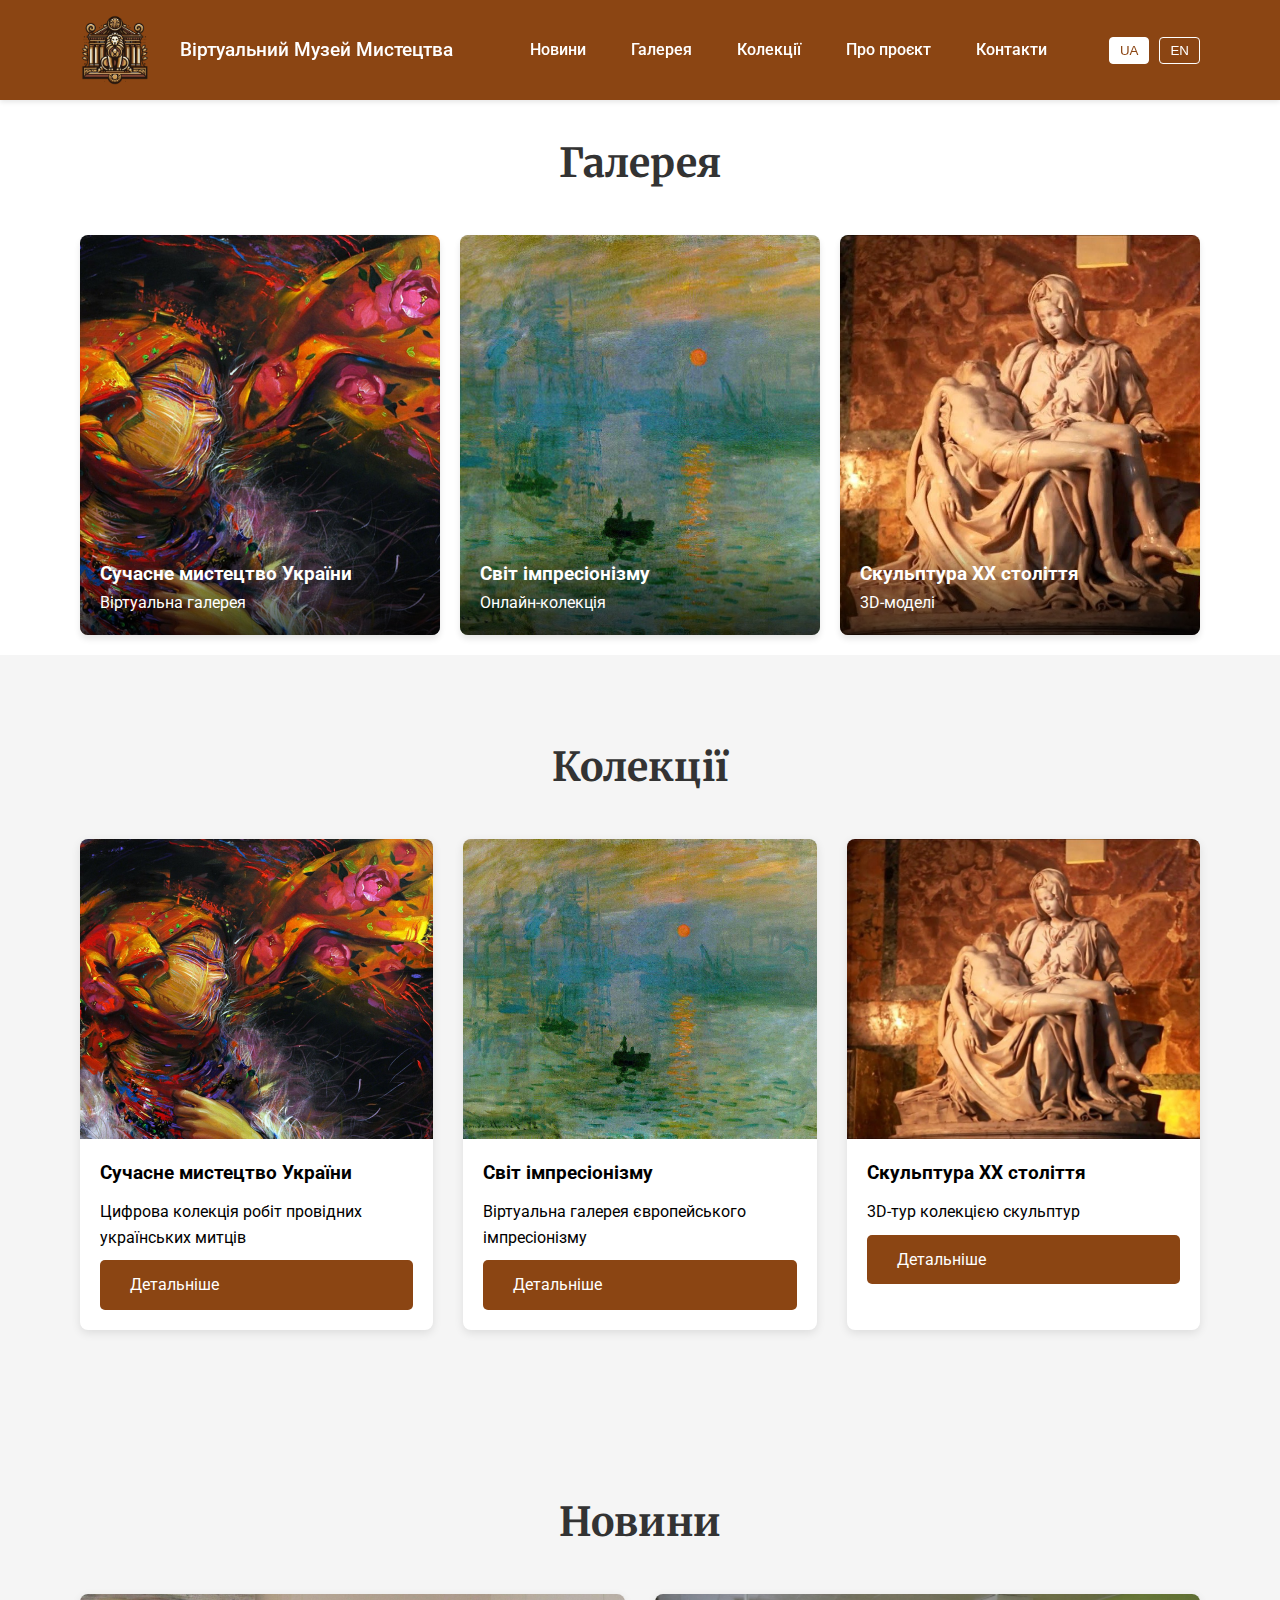
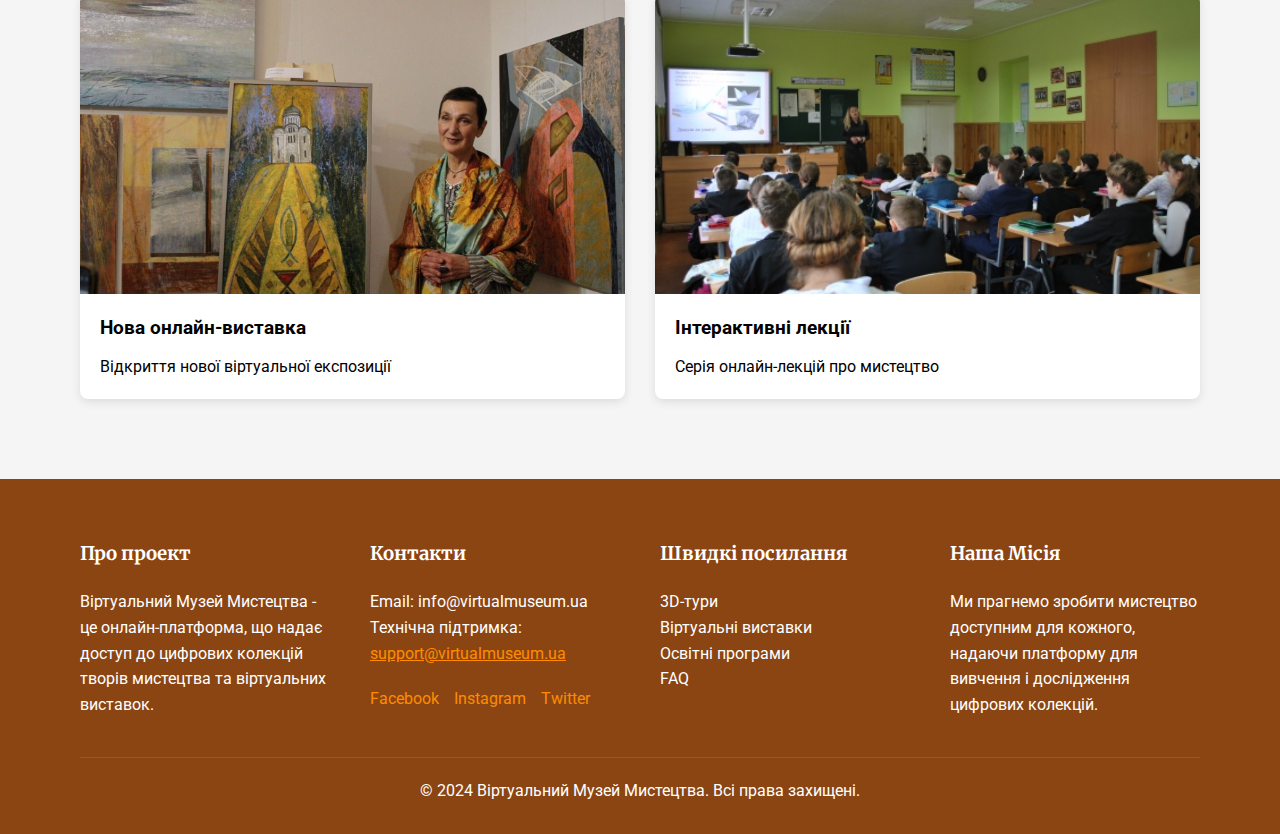
<file: index.html>
<!DOCTYPE html>
<html lang="uk">
<head>
    <meta charset="UTF-8">
    <meta name="viewport" content="width=device-width, initial-scale=1.0">
    <title data-uk="Віртуальний Музей Мистецтва" data-en="Virtual Art Museum">Віртуальний Музей Мистецтва</title>
    <link rel="icon" type="image/png" href="images/logo.png">
    <link href="https://fonts.googleapis.com/css2?family=Roboto:wght@300;400;500;700&family=Merriweather:wght@400;700&display=swap" rel="stylesheet">
    <link rel="stylesheet" href="css/style.css">
</head>
<body>
    <header class="header">
        <div class="header-main">
            <div class="container">
                <nav class="nav-menu">
                    <div class="logo-container"><div class="nav-links">
                        <img src="images/logo.png" alt="Логотип музею" class="logo-image">
                        <a href="index.html" class="logo-text" data-uk="Віртуальний Музей Мистецтва" data-en="Virtual Art Museum">Віртуальний Музей Мистецтва</a>
                    </div></div>
                    <div class="nav-links">
                        <a href="4news.html" data-uk="Новини" data-en="News">Новини</a>
                        <a href="5gallery.html" data-uk="Галерея" data-en="Gallery">Галерея</a>
                        <a href="2exhibitions.html" data-uk="Колекції" data-en="Collections">Колекції</a>
                        <a href="1about.html" data-uk="Про проєкт" data-en="About">Про проєкт</a>
                        <a href="3contacts.html" data-uk="Контакти" data-en="Contacts">Контакти</a>
                    </div>
                    <div class="language-switcher">
                        <button onclick="switchLanguage('uk')" class="active">UA</button>
                        <button onclick="switchLanguage('en')">EN</button>
                    </div>
                </nav>
            </div>
        </div>
    </header>
    
    <br><br>
    
    <section class="main-slider">
        <div class="container">
            <h2 class="section-title" data-uk="Галерея" data-en="Gallery">Галерея</h2>
            <div class="slider-grid">
                <div class="slider-item">
                    <img src="images/collections/1.1.png" alt="Зображення/Image 1">
                    <div class="slider-caption">
                        <h3 data-uk="Сучасне мистецтво України" data-en="Contemporary Ukrainian Art">Сучасне мистецтво України</h3>
                        <p data-uk="Віртуальна галерея" data-en="Virtual Gallery">Віртуальна галерея</p>
                    </div>
                </div>
                <div class="slider-item">
                    <img src="images/collections/1.2.jpg" alt="Зображення/Image 2">
                    <div class="slider-caption">
                        <h3 data-uk="Світ імпресіонізму" data-en="World of Impressionism">Світ імпресіонізму</h3>
                        <p data-uk="Онлайн-колекція" data-en="Online Collection">Онлайн-колекція</p>
                    </div>
                </div>
                <div class="slider-item">
                    <img src="images/collections/1.3.jpg" alt="Зображення/Image 3">
                    <div class="slider-caption">
                        <h3 data-uk="Скульптура XX століття" data-en="Sculpture of the 20th Century">Скульптура XX століття</h3>
                        <p data-uk="3D-моделі" data-en="3D Models">3D-моделі</p>
                    </div>
                </div>
            </div>
        </div>
    </section>

    <section class="featured-exhibitions" id="2">
        <div class="container">
            <h2 class="section-title" data-uk="Колекції" data-en="Collections">Колекції</h2>
            <div class="exhibitions-grid">
                
                <div class="exhibition-card" 
                 onclick="showDetails(
                     getTranslation('Сучасне мистецтво України', 'Contemporary Ukrainian Art'), 
                     getTranslation('Цифрова колекція робіт провідних українських митців забезпечує доступ до оцифрованих творів мистецтва, зберігаючи культурну спадщину та популяризуючи українське мистецтво в глобальному контексті.', 'The digital collection of works by leading Ukrainian artists provides access to digitized works of art, preserving cultural heritage and popularizing Ukrainian art in a global context.')
                 )">
                    <img src="images/collections/1.1.png" alt="Колекція/Colection 1">
                    <div class="card-content">
                        <h3 data-uk="Сучасне мистецтво України" data-en="Contemporary Ukrainian Art">Сучасне мистецтво України</h3>
                        <p data-uk="Цифрова колекція робіт провідних українських митців" data-en="Digital collection of works by leading Ukrainian artists">Цифрова колекція робіт провідних українських митців</p>
                        <a href="#2" class="btn" data-uk="Детальніше" data-en="Learn More">Детальніше</a>
                    </div>
                </div>
                
                <div class="exhibition-card" 
                 onclick="showDetails(
                     getTranslation('Світ імпресіонізму', 'World of Impressionism'), 
                     getTranslation('Віртуальна галерея європейського імпресіонізму дозволяє досліджувати твори видатних митців через онлайн-платформу.', 'The virtual gallery of European Impressionism allows you to explore the works of prominent artists through an online platform.')
                 )">
                    <img src="images/collections/1.2.jpg" alt="Колекція/Colection 2">
                    <div class="card-content">
                        <h3 data-uk="Світ імпресіонізму" data-en="World of Impressionism">Світ імпресіонізму</h3>
                        <p data-uk="Віртуальна галерея європейського імпресіонізму" data-en="Virtual gallery of European impressionism">Віртуальна галерея європейського імпресіонізму</p>
                        <a href="#2" class="btn" data-uk="Детальніше" data-en="Learn More">Детальніше</a>
                    </div>
                </div>
                
                <div class="exhibition-card" 
                 onclick="showDetails(
                     getTranslation('Скульптура XX століття', 'Sculpture of the 20th Century'), 
                     getTranslation('3D-тур колекцією скульптур дає змогу оглядати мистецькі обʼєкти в тривимірному просторі, занурюючи користувача у віртуальний досвід.', 'The 3D tour of the sculpture collection allows you to explore art objects in three-dimensional space, immersing the user in a virtual experience.')
                 )">
                    <img src="images/collections/1.3.jpg" alt="Колекція/Colection 3">
                    <div class="card-content">
                        <h3 data-uk="Скульптура XX століття" data-en="Sculpture of the 20th Century">Скульптура XX століття</h3>
                        <p data-uk="3D-тур колекцією скульптур" data-en="3D tour of sculpture collection">3D-тур колекцією скульптур</p>
                        <a href="#2" class="btn" data-uk="Детальніше" data-en="Learn More">Детальніше</a>
                    </div>
                </div>                
            </div>
        </div>
    </section>

    <section class="news-events">
        <div class="container">
            <h2 class="section-title" data-uk="Новини" data-en="News">Новини</h2>
            <div class="exhibitions-grid">
                <div class="exhibition-card">
                    <img src="images/news/1.1.jpg" alt="Новина/News 1">
                    <div class="card-content">
                        <h3 data-uk="Нова онлайн-виставка" data-en="New Online Exhibition">Нова онлайн-виставка</h3>
                        <p data-uk="Відкриття нової віртуальної експозиції" data-en="Launch of a new virtual exposition">Відкриття нової віртуальної експозиції</p>
                    </div>
                </div>
                <div class="exhibition-card">
                    <img src="images/news/1.2.jpg" alt="Новина/News 2">
                    <div class="card-content">
                        <h3 data-uk="Інтерактивні лекції" data-en="Interactive Lectures">Інтерактивні лекції</h3>
                        <p data-uk="Серія онлайн-лекцій про мистецтво" data-en="Series of online art lectures">Серія онлайн-лекцій про мистецтво</p>
                    </div>
                </div>
            </div>
        </div>
    </section>
    
    <div class="news-details-overlay" id="newsDetails">
        <div class="news-details-box">
            <button class="close-btn" onclick="closeDetails()">×</button>
            <h3 id="detailsTitle"></h3>
            <p id="detailsDescription"></p>
        </div>
    </div>

    <footer class="footer">
        <div class="container">
            <div class="footer-grid">
                <div class="footer-content">
                    <h3 data-uk="Про проект" data-en="About Project">Про проект</h3>
                    <p data-uk="Віртуальний Музей Мистецтва - це онлайн-платформа, що надає доступ до цифрових колекцій творів мистецтва та віртуальних виставок." data-en="Virtual Art Museum is an online platform that provides access to digital art collections and virtual exhibitions.">Віртуальний Музей Мистецтва - це онлайн-платформа, що надає доступ до цифрових колекцій творів мистецтва та віртуальних виставок.</p>
                </div>
                <div class="footer-content">
                    <h3 data-uk="Контакти" data-en="Contacts">Контакти</h3>
                    <p data-uk="Email: info@virtualmuseum.ua" data-en="Email: info@virtualmuseum.ua">Email: info@virtualmuseum.ua</p>
                    <p data-uk="Технічна підтримка: support@virtualmuseum.ua" data-en="Technical Support: support@virtualmuseum.ua">Технічна підтримка: <a href="https://www.google.com">support@virtualmuseum.ua</a></p>
                    <div class="social-links">
                        <a href="https://www.facebook.com" data-uk="Facebook" data-en="Facebook">Facebook</a>
                        <a href="https://www.instagram.com" data-uk="Instagram" data-en="Instagram">Instagram</a>
                        <a href="https://twitter.com" data-uk="Twitter" data-en="Twitter">Twitter</a>
                    </div>
                </div>
                <div class="footer-content">
                    <h3 data-uk="Швидкі посилання" data-en="Quick Links">Швидкі посилання</h3>
                    <p data-uk="3D-тури" data-en="3D Tours">3D-тури</p>
                    <p data-uk="Віртуальні виставки" data-en="Virtual Exhibitions">Віртуальні виставки</p>
                    <p data-uk="Освітні програми" data-en="Educational Programs">Освітні програми</p>
                    <p data-uk="FAQ" data-en="FAQ">FAQ</p>
                </div>
                <div class="footer-content">
                    <h3 data-uk="Наша Місія" data-en="Our Mission">Наша Місія</h3>
                    <p data-uk="Ми прагнемо зробити мистецтво доступним для кожного, надаючи платформу для вивчення і дослідження цифрових колекцій." data-en="We strive to make art accessible to everyone, providing a platform for exploring and experiencing digital collections.">Ми прагнемо зробити мистецтво доступним для кожного, надаючи платформу для вивчення і дослідження цифрових колекцій.</p>
                </div>
            </div>
            <div class="footer-bottom">
                <p data-uk="© 2024 Віртуальний Музей Мистецтва. Всі права захищені." data-en="© 2024 Virtual Art Museum. All rights reserved.">© 2024 Віртуальний Музей Мистецтва. Всі права захищені.</p>
            </div>
        </div>
    </footer>
    <script src="js/main.js"></script>
</body>
</html>
</file>
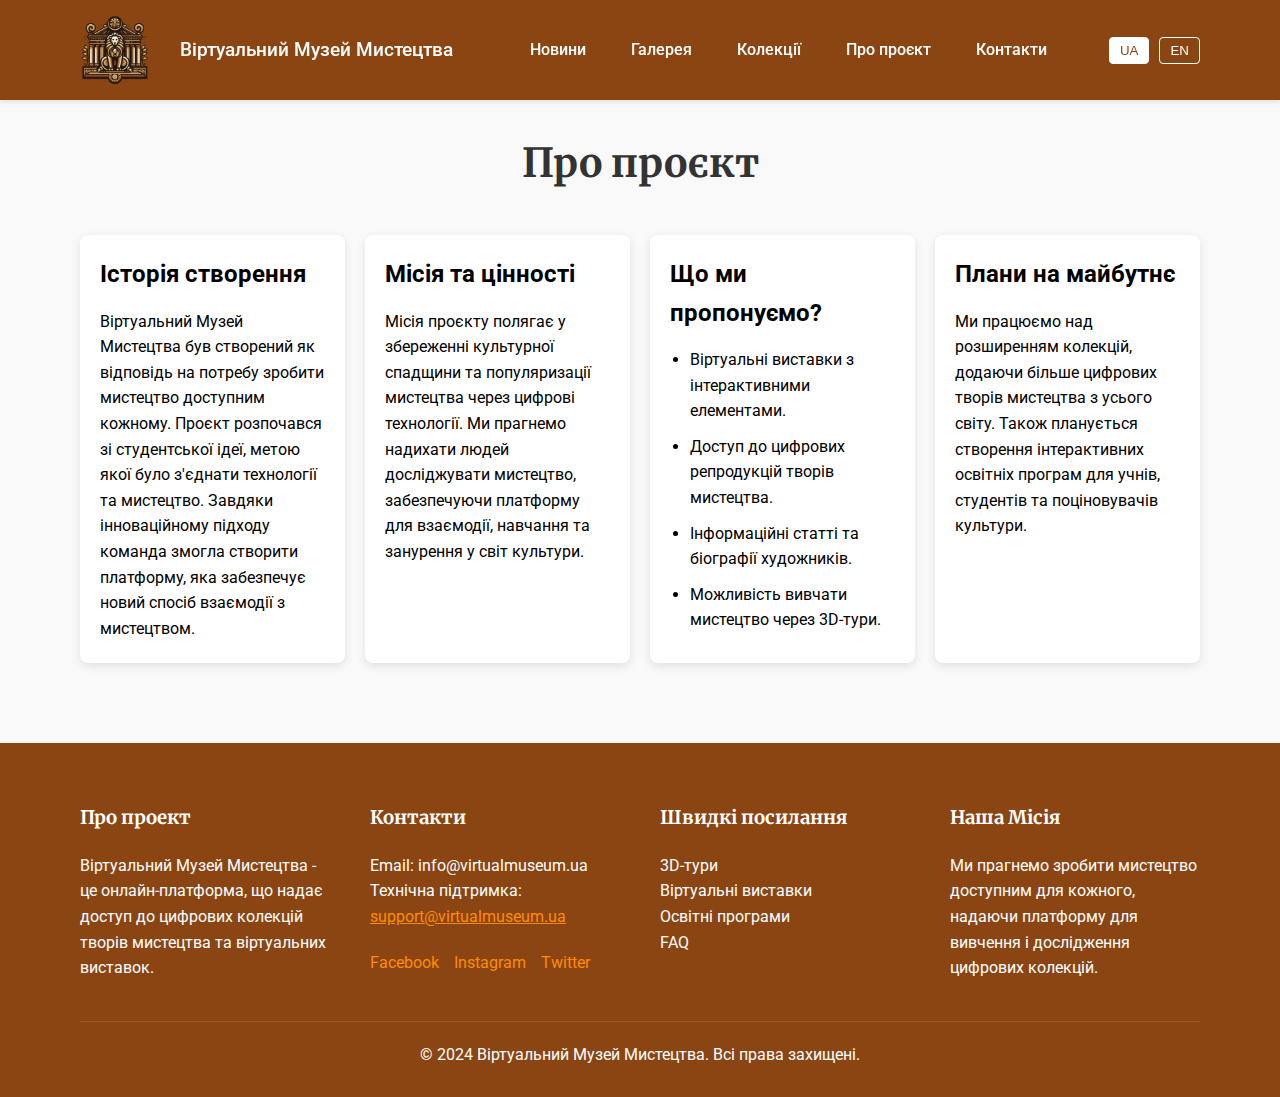
<file: 1about.html>
<!DOCTYPE html>
<html lang="uk">
<head>
    <meta charset="UTF-8">
    <meta name="viewport" content="width=device-width, initial-scale=1.0">
    <title data-uk="Про проєкт - Віртуальний Музей Мистецтва" data-en="About - Virtual Art Museum">Про проєкт - Віртуальний Музей Мистецтва</title>
    <link rel="icon" type="image/png" href="images/logo.png">
    <link href="https://fonts.googleapis.com/css2?family=Roboto:wght@300;400;500;700&family=Merriweather:wght@400;700&display=swap" rel="stylesheet">
    <link rel="stylesheet" href="css/style.css">
</head>
<body>
    <header class="header">
        <div class="header-main">
            <div class="container">
                <nav class="nav-menu">
                    <div class="logo-container"><div class="nav-links">
                        <img src="images/logo.png" alt="Логотип музею" class="logo-image">
                        <a href="index.html" class="logo-text" data-uk="Віртуальний Музей Мистецтва" data-en="Virtual Art Museum">Віртуальний Музей Мистецтва</a>
                    </div></div>
                    <div class="nav-links">
                        <a href="4news.html" data-uk="Новини" data-en="News">Новини</a>
                        <a href="5gallery.html" data-uk="Галерея" data-en="Gallery">Галерея</a>
                        <a href="2exhibitions.html" data-uk="Колекції" data-en="Collections">Колекції</a>
                        <a href="1about.html" data-uk="Про проєкт" data-en="About">Про проєкт</a>
                        <a href="3contacts.html" data-uk="Контакти" data-en="Contacts">Контакти</a>
                    </div>
                    <div class="language-switcher">
                        <button onclick="switchLanguage('uk')" class="active">UA</button>
                        <button onclick="switchLanguage('en')">EN</button>
                    </div>
                </nav>
            </div>
        </div>
    </header>
    
    <br><br>
    
    <section class="about">
        <div class="container">
            <h2 class="section-title" data-uk="Про проєкт" data-en="About">Про проєкт</h2>
            <div class="about-grid">
                <!-- Картка 1 -->
                <div class="about-card">
                    <h3 data-uk="Історія створення" data-en="History of Creation">Історія створення</h3>
                    <p data-uk="Віртуальний Музей Мистецтва був створений як відповідь на потребу зробити мистецтво доступним кожному. Проєкт розпочався зі студентської ідеї, метою якої було з'єднати технології та мистецтво. Завдяки інноваційному підходу команда змогла створити платформу, яка забезпечує новий спосіб взаємодії з мистецтвом." 
                        data-en="The Virtual Art Museum was created in response to the need to make art accessible to everyone. The project began as a student idea, aiming to bridge technology and art. Thanks to an innovative approach, the team developed a platform that provides a new way to interact with art.">
                        Віртуальний Музей Мистецтва був створений як відповідь на потребу зробити мистецтво доступним кожному. Проєкт розпочався зі студентської ідеї, метою якої було з'єднати технології та мистецтво. Завдяки інноваційному підходу команда змогла створити платформу, яка забезпечує новий спосіб взаємодії з мистецтвом.
                    </p>
                </div>
                <!-- Картка 2 -->
                <div class="about-card">
                    <h3 data-uk="Місія та цінності" data-en="Mission and Values">Місія та цінності</h3>
                    <p data-uk="Місія проєкту полягає у збереженні культурної спадщини та популяризації мистецтва через цифрові технології. Ми прагнемо надихати людей досліджувати мистецтво, забезпечуючи платформу для взаємодії, навчання та занурення у світ культури." 
                        data-en="The mission of the project is to preserve cultural heritage and promote art through digital technologies. We strive to inspire people to explore art by providing a platform for interaction, education, and immersion into the world of culture.">
                        Місія проєкту полягає у збереженні культурної спадщини та популяризації мистецтва через цифрові технології. Ми прагнемо надихати людей досліджувати мистецтво, забезпечуючи платформу для взаємодії, навчання та занурення у світ культури.
                    </p>
                </div>
                <!-- Картка 3 -->
                <div class="about-card">
                    <h3 data-uk="Що ми пропонуємо?" data-en="What Do We Offer?">Що ми пропонуємо?</h3>
                    <ul>
                        <li data-uk="Віртуальні виставки з інтерактивними елементами." data-en="Virtual exhibitions with interactive elements.">
                            Віртуальні виставки з інтерактивними елементами.
                        </li>
                        <li data-uk="Доступ до цифрових репродукцій творів мистецтва." data-en="Access to digital reproductions of artworks.">
                            Доступ до цифрових репродукцій творів мистецтва.
                        </li>
                        <li data-uk="Інформаційні статті та біографії художників." data-en="Informative articles and biographies of artists.">
                            Інформаційні статті та біографії художників.
                        </li>
                        <li data-uk="Можливість вивчати мистецтво через 3D-тури." data-en="The ability to study art through 3D tours.">
                            Можливість вивчати мистецтво через 3D-тури.
                        </li>
                    </ul>
                </div>
                <!-- Картка 4 -->
                <div class="about-card">
                    <h3 data-uk="Плани на майбутнє" data-en="Future Plans">Плани на майбутнє</h3>
                    <p data-uk="Ми працюємо над розширенням колекцій, додаючи більше цифрових творів мистецтва з усього світу. Також планується створення інтерактивних освітніх програм для учнів, студентів та поціновувачів культури." 
                        data-en="We are working on expanding collections by adding more digital artworks from around the world. Plans also include creating interactive educational programs for students, learners, and art enthusiasts.">
                        Ми працюємо над розширенням колекцій, додаючи більше цифрових творів мистецтва з усього світу. Також планується створення інтерактивних освітніх програм для учнів, студентів та поціновувачів культури.
                    </p>
                </div>
            </div>
        </div>
    </section>
    
    <footer class="footer">
        <div class="container">
            <div class="footer-grid">
                <div class="footer-content">
                    <h3 data-uk="Про проект" data-en="About Project">Про проект</h3>
                    <p data-uk="Віртуальний Музей Мистецтва - це онлайн-платформа, що надає доступ до цифрових колекцій творів мистецтва та віртуальних виставок." data-en="Virtual Art Museum is an online platform that provides access to digital art collections and virtual exhibitions.">Віртуальний Музей Мистецтва - це онлайн-платформа, що надає доступ до цифрових колекцій творів мистецтва та віртуальних виставок.</p>
                </div>
                <div class="footer-content">
                    <h3 data-uk="Контакти" data-en="Contacts">Контакти</h3>
                    <p data-uk="Email: info@virtualmuseum.ua" data-en="Email: info@virtualmuseum.ua">Email: info@virtualmuseum.ua</p>
                    <p data-uk="Технічна підтримка: support@virtualmuseum.ua" data-en="Technical Support: support@virtualmuseum.ua">Технічна підтримка: <a href="https://www.google.com">support@virtualmuseum.ua</a></p>
                    <div class="social-links">
                        <a href="https://www.facebook.com" data-uk="Facebook" data-en="Facebook">Facebook</a>
                        <a href="https://www.instagram.com" data-uk="Instagram" data-en="Instagram">Instagram</a>
                        <a href="https://twitter.com" data-uk="Twitter" data-en="Twitter">Twitter</a>
                    </div>
                </div>
                <div class="footer-content">
                    <h3 data-uk="Швидкі посилання" data-en="Quick Links">Швидкі посилання</h3>
                    <p data-uk="3D-тури" data-en="3D Tours">3D-тури</p>
                    <p data-uk="Віртуальні виставки" data-en="Virtual Exhibitions">Віртуальні виставки</p>
                    <p data-uk="Освітні програми" data-en="Educational Programs">Освітні програми</p>
                    <p data-uk="FAQ" data-en="FAQ">FAQ</p>
                </div>
                <div class="footer-content">
                    <h3 data-uk="Наша Місія" data-en="Our Mission">Наша Місія</h3>
                    <p data-uk="Ми прагнемо зробити мистецтво доступним для кожного, надаючи платформу для вивчення і дослідження цифрових колекцій." data-en="We strive to make art accessible to everyone, providing a platform for exploring and experiencing digital collections.">Ми прагнемо зробити мистецтво доступним для кожного, надаючи платформу для вивчення і дослідження цифрових колекцій.</p>
                </div>
            </div>
            <div class="footer-bottom">
                <p data-uk="© 2024 Віртуальний Музей Мистецтва. Всі права захищені." data-en="© 2024 Virtual Art Museum. All rights reserved.">© 2024 Віртуальний Музей Мистецтва. Всі права захищені.</p>
            </div>
        </div>
    </footer>
    <script src="js/main.js"></script>
</body>
</html>
</file>
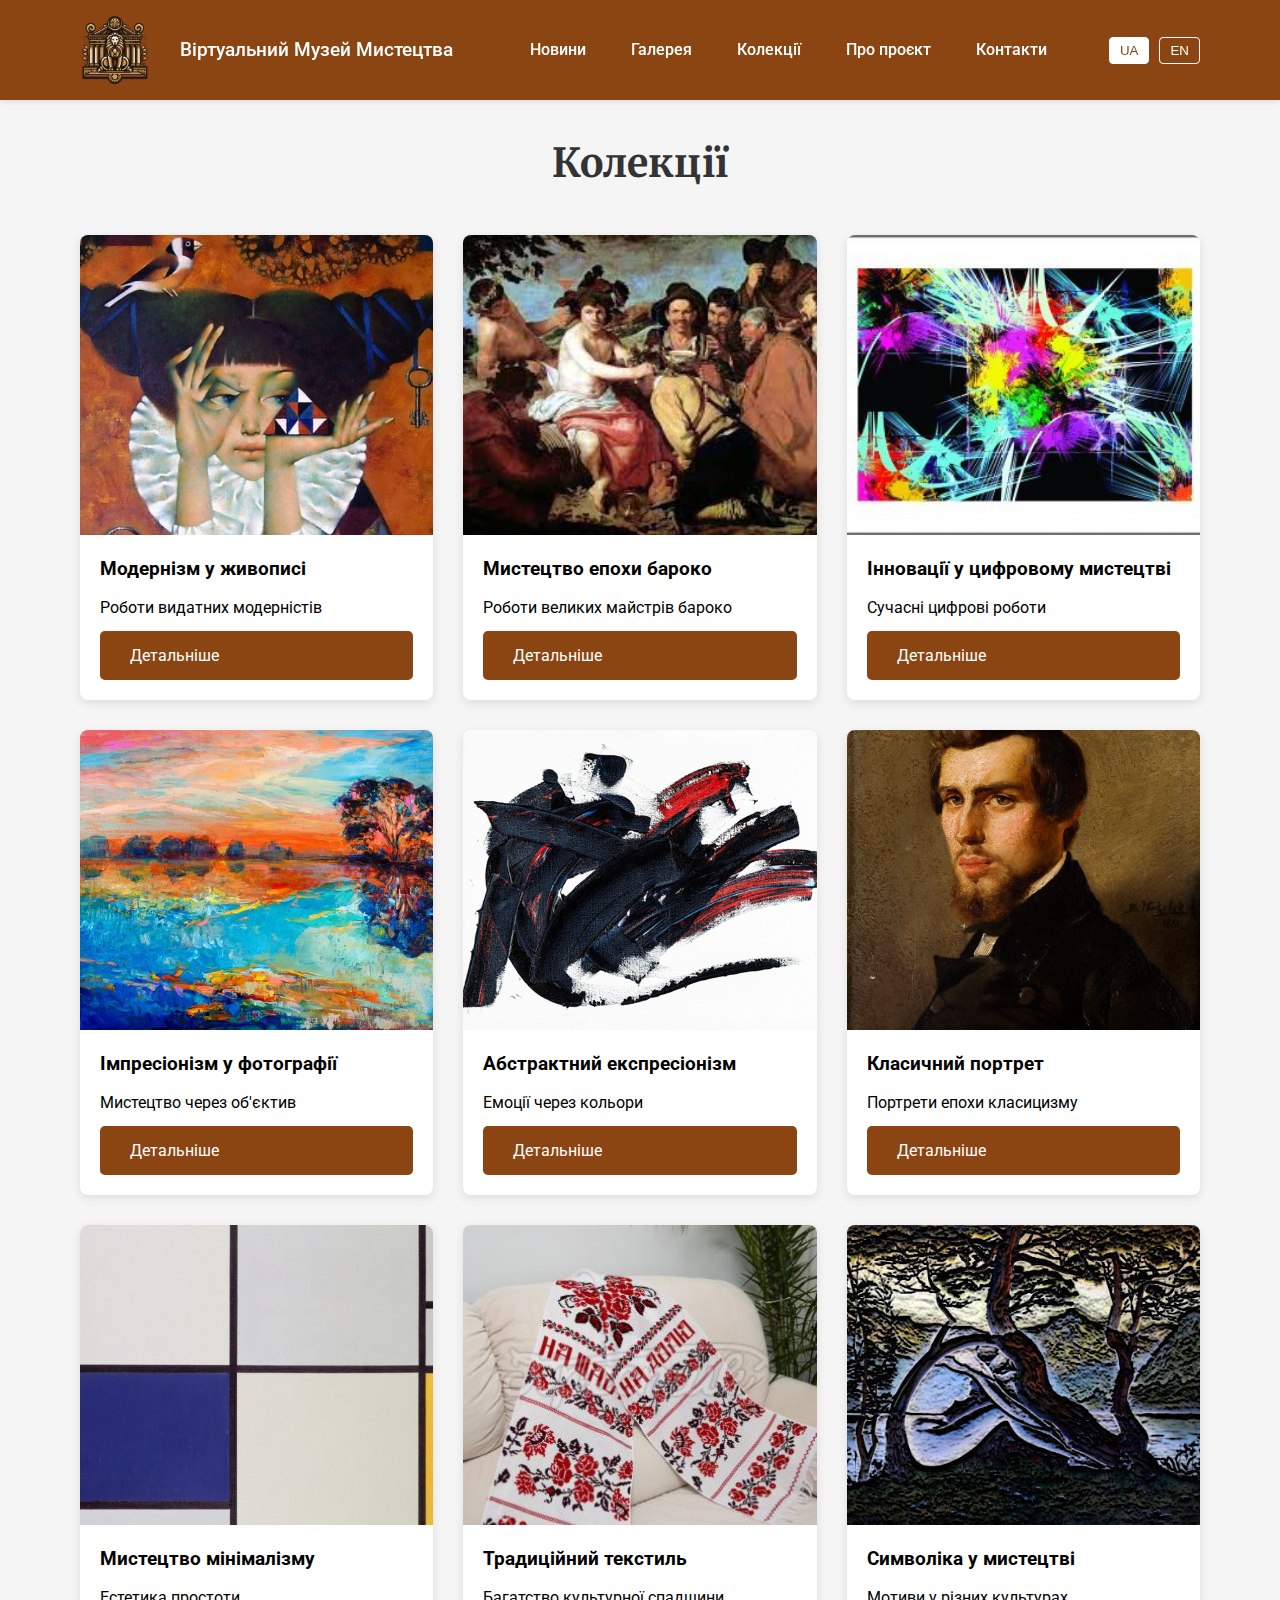
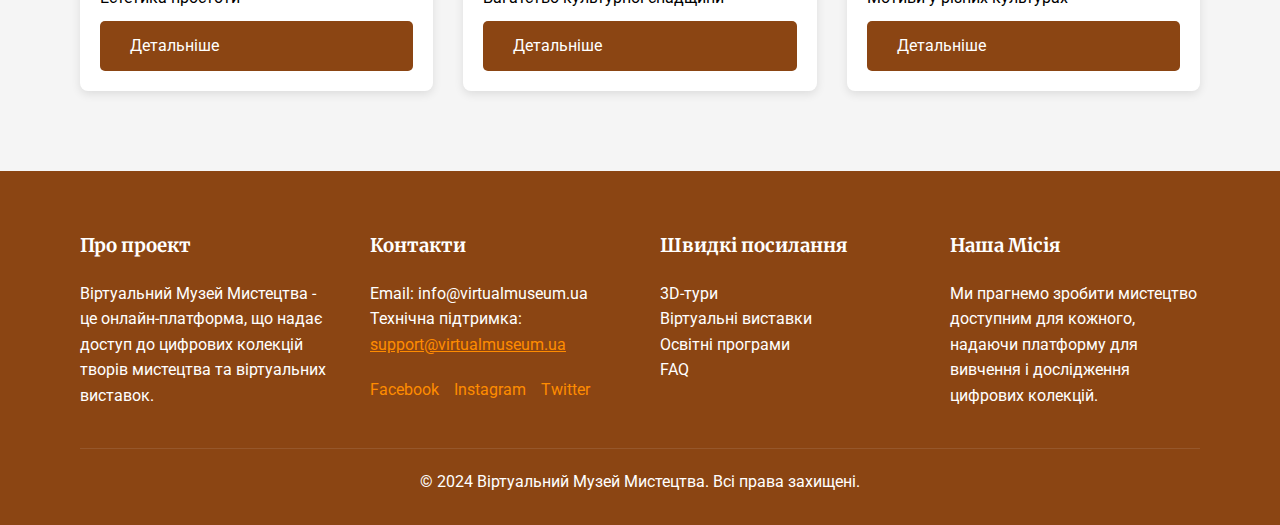
<file: 2exhibitions.html>
<!DOCTYPE html>
<html lang="uk">
<head>
    <meta charset="UTF-8">
    <meta name="viewport" content="width=device-width, initial-scale=1.0">
    <title data-uk="Колекції - Віртуальний Музей Мистецтва" data-en="Collections - Virtual Art Museum">Колекції - Віртуальний Музей Мистецтва</title>
    <link rel="icon" type="image/png" href="images/logo.png">
    <link href="https://fonts.googleapis.com/css2?family=Roboto:wght@300;400;500;700&family=Merriweather:wght@400;700&display=swap" rel="stylesheet">
    <link rel="stylesheet" href="css/style.css">
</head>
<body>
    <header class="header">
        <div class="header-main">
            <div class="container">
                <nav class="nav-menu">
                    <div class="logo-container"><div class="nav-links">
                        <img src="images/logo.png" alt="Логотип музею" class="logo-image">
                        <a href="index.html" class="logo-text" data-uk="Віртуальний Музей Мистецтва" data-en="Virtual Art Museum">Віртуальний Музей Мистецтва</a>
                    </div></div>
                    <div class="nav-links">
                        <a href="4news.html" data-uk="Новини" data-en="News">Новини</a>
                        <a href="5gallery.html" data-uk="Галерея" data-en="Gallery">Галерея</a>
                        <a href="2exhibitions.html" data-uk="Колекції" data-en="Collections">Колекції</a>
                        <a href="1about.html" data-uk="Про проєкт" data-en="About">Про проєкт</a>
                        <a href="3contacts.html" data-uk="Контакти" data-en="Contacts">Контакти</a>
                    </div>
                    <div class="language-switcher">
                        <button onclick="switchLanguage('uk')" class="active">UA</button>
                        <button onclick="switchLanguage('en')">EN</button>
                    </div>
                </nav>
            </div>
        </div>
    </header>
    
    <br><br>
    
    <section class="featured-exhibitions">
        <div class="container">
            <h2 class="section-title" data-uk="Колекції" data-en="Collections">Колекції</h2>
            <div class="exhibitions-grid">

                <div class="exhibition-card" id="1"
                    onclick="showDetails(
                        getTranslation('Модернізм у живописі', 'Modernism in Painting'), 
                        getTranslation('Колекція робіт художників-модерністів, що вплинули на розвиток мистецтва.', 'A collection of works by modernist painters who influenced the development of art.')
                    )">
                    <img src="images/collections/2.1.jpg" alt="Колекція/Colection 1">
                    <div class="card-content">
                        <h3 data-uk="Модернізм у живописі" data-en="Modernism in Painting">Модернізм у живописі</h3>
                        <p data-uk="Роботи видатних модерністів" data-en="Works of prominent modernists">Роботи видатних модерністів</p>
                        <a href="#1" class="btn" data-uk="Детальніше" data-en="Learn More">Детальніше</a>
                    </div>
                </div>

                <div class="exhibition-card" id="1"
                    onclick="showDetails(
                        getTranslation('Мистецтво епохи бароко', 'Baroque Art'), 
                        getTranslation('Оцифровані роботи майстрів бароко, включаючи скульптури та картини.', 'Digitized works of Baroque masters, including sculptures and paintings.')
                    )">
                    <img src="images/collections/2.2.jpg" alt="Колекція/Colection 2">
                    <div class="card-content">
                        <h3 data-uk="Мистецтво епохи бароко" data-en="Baroque Art">Мистецтво епохи бароко</h3>
                        <p data-uk="Роботи великих майстрів бароко" data-en="Works of great Baroque masters">Роботи великих майстрів бароко</p>
                        <a href="#1" class="btn" data-uk="Детальніше" data-en="Learn More">Детальніше</a>
                    </div>
                </div>

                <div class="exhibition-card" id="1"
                    onclick="showDetails(
                        getTranslation('Інновації у цифровому мистецтві', 'Innovations in Digital Art'), 
                        getTranslation('Колекція сучасних цифрових робіт, що розкриває потенціал технологій у мистецтві.', 'A collection of contemporary digital works revealing the potential of technology in art.')
                    )">
                    <img src="images/collections/2.3.jpg" alt="Колекція/Colection 3">
                    <div class="card-content">
                        <h3 data-uk="Інновації у цифровому мистецтві" data-en="Innovations in Digital Art">Інновації у цифровому мистецтві</h3>
                        <p data-uk="Сучасні цифрові роботи" data-en="Contemporary digital works">Сучасні цифрові роботи</p>
                        <a href="#1" class="btn" data-uk="Детальніше" data-en="Learn More">Детальніше</a>
                    </div>
                </div>

                <div class="exhibition-card" id="2"
                    onclick="showDetails(
                        getTranslation('Імпресіонізм у фотографії', 'Impressionism in Photography'), 
                        getTranslation('Фотографії, натхненні техніками імпресіонізму.', 'Photographs inspired by Impressionism techniques.')
                    )">
                    <img src="images/collections/2.4.jpg" alt="Колекція/Colection 4">
                    <div class="card-content">
                        <h3 data-uk="Імпресіонізм у фотографії" data-en="Impressionism in Photography">Імпресіонізм у фотографії</h3>
                        <p data-uk="Мистецтво через об'єктив" data-en="Art through the lens">Мистецтво через об'єктив</p>
                        <a href="#2" class="btn" data-uk="Детальніше" data-en="Learn More">Детальніше</a>
                    </div>
                </div>

                <div class="exhibition-card" id="2"
                    onclick="showDetails(
                        getTranslation('Абстрактний експресіонізм', 'Abstract Expressionism'), 
                        getTranslation('Оцифровані роботи, що досліджують емоції через кольори та форми.', 'Digitized works exploring emotions through colors and shapes.')
                    )">
                    <img src="images/collections/2.5.jpg" alt="Колекція/Colection 5">
                    <div class="card-content">
                        <h3 data-uk="Абстрактний експресіонізм" data-en="Abstract Expressionism">Абстрактний експресіонізм</h3>
                        <p data-uk="Емоції через кольори" data-en="Emotions through colors">Емоції через кольори</p>
                        <a href="#2" class="btn" data-uk="Детальніше" data-en="Learn More">Детальніше</a>
                    </div>
                </div>

                <div class="exhibition-card" id="2"
                    onclick="showDetails(
                        getTranslation('Класичний портрет', 'Classical Portraiture'), 
                        getTranslation('Портрети, що ілюструють техніки класичного мистецтва.', 'Portraits illustrating classical art techniques.')
                    )">
                    <img src="images/collections/2.6.jpg" alt="Колекція/Colection 6">
                    <div class="card-content">
                        <h3 data-uk="Класичний портрет" data-en="Classical Portraiture">Класичний портрет</h3>
                        <p data-uk="Портрети епохи класицизму" data-en="Portraits of the classical era">Портрети епохи класицизму</p>
                        <a href="#2" class="btn" data-uk="Детальніше" data-en="Learn More">Детальніше</a>
                    </div>
                </div>

                <div class="exhibition-card" id="3"
                    onclick="showDetails(
                        getTranslation('Мистецтво мінімалізму', 'Art of Minimalism'), 
                        getTranslation('Колекція мінімалістичних робіт, що підкреслює естетику простоти.', 'A collection of minimalist works emphasizing the aesthetics of simplicity.')
                    )">
                    <img src="images/collections/2.7.jpg" alt="Колекція/Colection 7">
                    <div class="card-content">
                        <h3 data-uk="Мистецтво мінімалізму" data-en="Art of Minimalism">Мистецтво мінімалізму</h3>
                        <p data-uk="Естетика простоти" data-en="Aesthetics of simplicity">Естетика простоти</p>
                        <a href="#3" class="btn" data-uk="Детальніше" data-en="Learn More">Детальніше</a>
                    </div>
                </div>

                <div class="exhibition-card" id="3"
                    onclick="showDetails(
                        getTranslation('Традиційний текстиль', 'Traditional Textiles'), 
                        getTranslation('Оцифровані зразки текстилю, що відображають багатство культурної спадщини.', 'Digitized textile samples reflecting the richness of cultural heritage.')
                    )">
                    <img src="images/collections/2.8.jpg" alt="Колекція/Colection 8">
                    <div class="card-content">
                        <h3 data-uk="Традиційний текстиль" data-en="Traditional Textiles">Традиційний текстиль</h3>
                        <p data-uk="Багатство культурної спадщини" data-en="Richness of cultural heritage">Багатство культурної спадщини</p>
                        <a href="#3" class="btn" data-uk="Детальніше" data-en="Learn More">Детальніше</a>
                    </div>
                </div>

                <div class="exhibition-card" id="3"
                    onclick="showDetails(
                        getTranslation('Символіка у мистецтві', 'Symbolism in Art'), 
                        getTranslation('Роботи, що досліджують символічні мотиви у різних культурах.', 'Works exploring symbolic motifs in different cultures.')
                    )">
                    <img src="images/collections/2.9.jpg" alt="Колекція/Colection 9">
                    <div class="card-content">
                        <h3 data-uk="Символіка у мистецтві" data-en="Symbolism in Art">Символіка у мистецтві</h3>
                        <p data-uk="Мотиви у різних культурах" data-en="Motifs in different cultures">Мотиви у різних культурах</p>
                        <a href="#3" class="btn" data-uk="Детальніше" data-en="Learn More">Детальніше</a>
                    </div>
                </div>

            </div>
        </div>
    </section>
    
    <div class="news-details-overlay" id="newsDetails">
        <div class="news-details-box">
            <button class="close-btn" onclick="closeDetails()">×</button>
            <h3 id="detailsTitle"></h3>
            <p id="detailsDescription"></p>
        </div>
    </div>

    <footer class="footer">
        <div class="container">
            <div class="footer-grid">
                <div class="footer-content">
                    <h3 data-uk="Про проект" data-en="About Project">Про проект</h3>
                    <p data-uk="Віртуальний Музей Мистецтва - це онлайн-платформа, що надає доступ до цифрових колекцій творів мистецтва та віртуальних виставок." data-en="Virtual Art Museum is an online platform that provides access to digital art collections and virtual exhibitions.">Віртуальний Музей Мистецтва - це онлайн-платформа, що надає доступ до цифрових колекцій творів мистецтва та віртуальних виставок.</p>
                </div>
                <div class="footer-content">
                    <h3 data-uk="Контакти" data-en="Contacts">Контакти</h3>
                    <p data-uk="Email: info@virtualmuseum.ua" data-en="Email: info@virtualmuseum.ua">Email: info@virtualmuseum.ua</p>
                    <p data-uk="Технічна підтримка: support@virtualmuseum.ua" data-en="Technical Support: support@virtualmuseum.ua">Технічна підтримка: <a href="https://www.google.com">support@virtualmuseum.ua</a></p>
                    <div class="social-links">
                        <a href="https://www.facebook.com" data-uk="Facebook" data-en="Facebook">Facebook</a>
                        <a href="https://www.instagram.com" data-uk="Instagram" data-en="Instagram">Instagram</a>
                        <a href="https://twitter.com" data-uk="Twitter" data-en="Twitter">Twitter</a>
                    </div>
                </div>
                <div class="footer-content">
                    <h3 data-uk="Швидкі посилання" data-en="Quick Links">Швидкі посилання</h3>
                    <p data-uk="3D-тури" data-en="3D Tours">3D-тури</p>
                    <p data-uk="Віртуальні виставки" data-en="Virtual Exhibitions">Віртуальні виставки</p>
                    <p data-uk="Освітні програми" data-en="Educational Programs">Освітні програми</p>
                    <p data-uk="FAQ" data-en="FAQ">FAQ</p>
                </div>
                <div class="footer-content">
                    <h3 data-uk="Наша Місія" data-en="Our Mission">Наша Місія</h3>
                    <p data-uk="Ми прагнемо зробити мистецтво доступним для кожного, надаючи платформу для вивчення і дослідження цифрових колекцій." data-en="We strive to make art accessible to everyone, providing a platform for exploring and experiencing digital collections.">Ми прагнемо зробити мистецтво доступним для кожного, надаючи платформу для вивчення і дослідження цифрових колекцій.</p>
                </div>
            </div>
            <div class="footer-bottom">
                <p data-uk="© 2024 Віртуальний Музей Мистецтва. Всі права захищені." data-en="© 2024 Virtual Art Museum. All rights reserved.">© 2024 Віртуальний Музей Мистецтва. Всі права захищені.</p>
            </div>
        </div>
    </footer>
    <script src="js/main.js"></script>
</body>
</html>
</file>
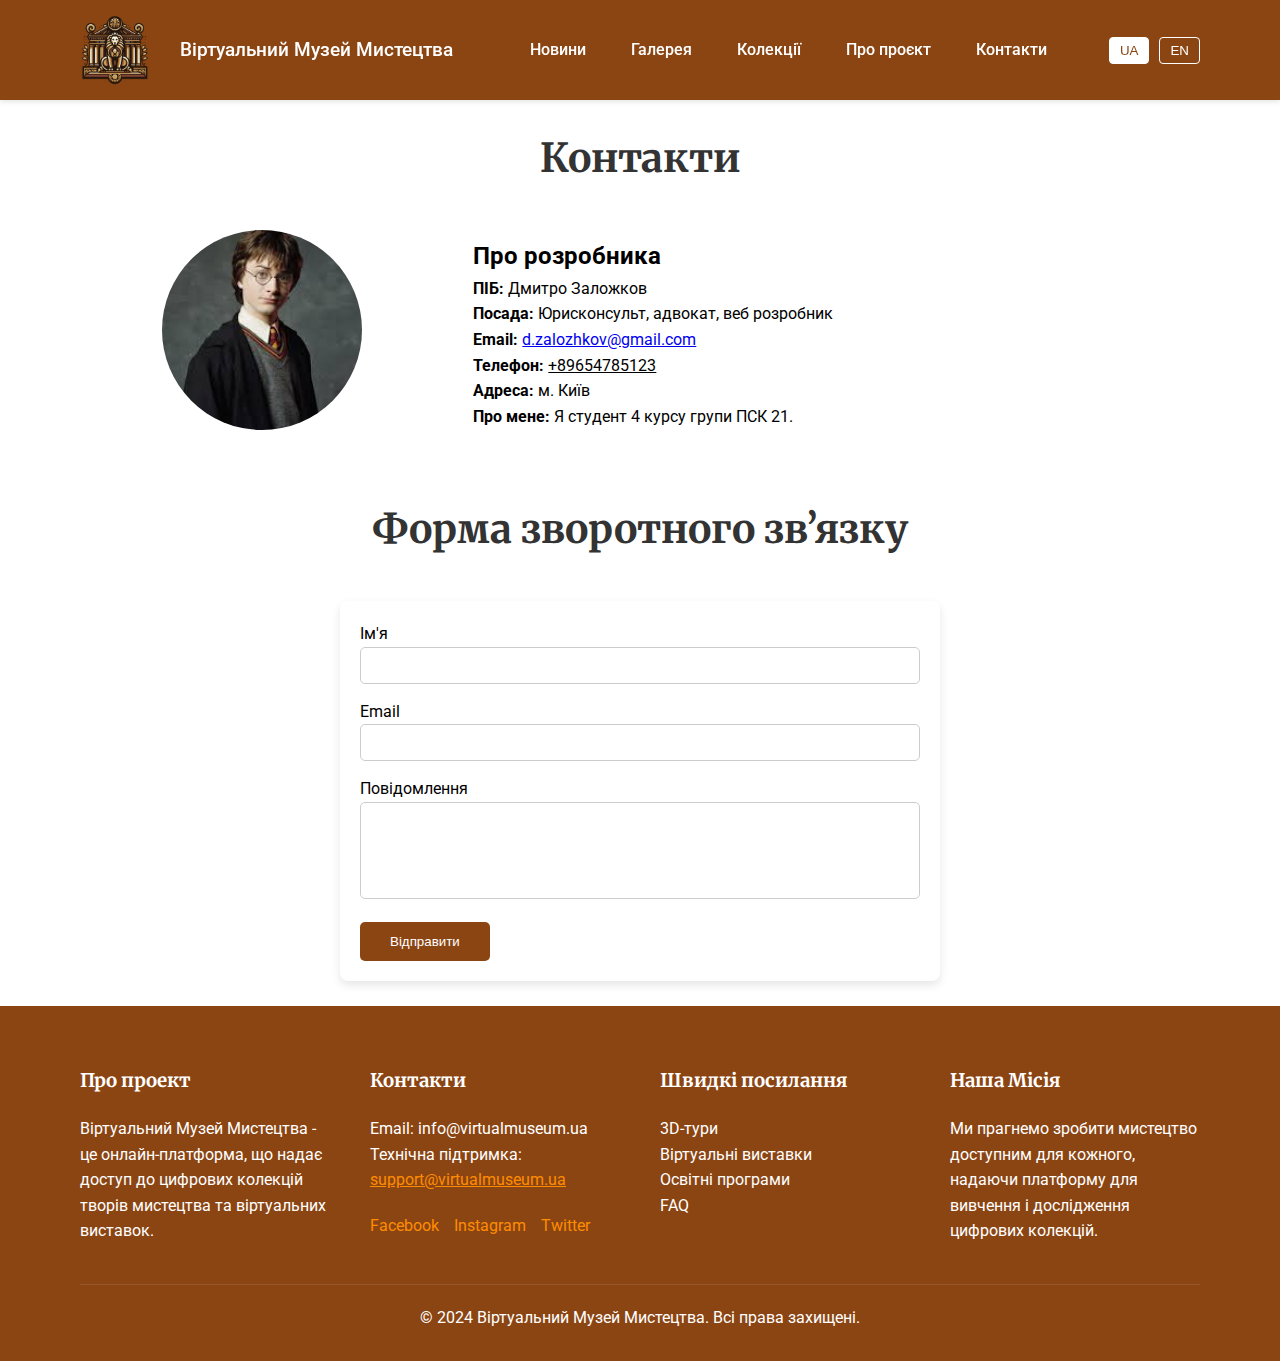
<file: 3contacts.html>
<!DOCTYPE html>
<html lang="uk">
<head>
    <meta charset="UTF-8">
    <meta name="viewport" content="width=device-width, initial-scale=1.0">
    <title data-uk="Контакти - Віртуальний Музей Мистецтва" data-en="Contacts - Virtual Art Museum">Контакти - Віртуальний Музей Мистецтва</title>
    <link rel="icon" type="image/png" href="images/logo.png">
    <link href="https://fonts.googleapis.com/css2?family=Roboto:wght@300;400;500;700&family=Merriweather:wght@400;700&display=swap" rel="stylesheet">
    <link rel="stylesheet" href="css/style.css">
</head>
<body>
    <header class="header">
        <div class="header-main">
            <div class="container">
                <nav class="nav-menu">
                    <div class="logo-container"><div class="nav-links">
                        <img src="images/logo.png" alt="Логотип музею" class="logo-image">
                        <a href="index.html" class="logo-text" data-uk="Віртуальний Музей Мистецтва" data-en="Virtual Art Museum">Віртуальний Музей Мистецтва</a>
                    </div></div>
                    <div class="nav-links">
                        <a href="4news.html" data-uk="Новини" data-en="News">Новини</a>
                        <a href="5gallery.html" data-uk="Галерея" data-en="Gallery">Галерея</a>
                        <a href="2exhibitions.html" data-uk="Колекції" data-en="Collections">Колекції</a>
                        <a href="1about.html" data-uk="Про проєкт" data-en="About">Про проєкт</a>
                        <a href="3contacts.html" data-uk="Контакти" data-en="Contacts">Контакти</a>
                    </div>
                    <div class="language-switcher">
                        <button onclick="switchLanguage('uk')" class="active">UA</button>
                        <button onclick="switchLanguage('en')">EN</button>
                    </div>
                </nav>
            </div>
        </div>
    </header>
    
    <br>
    
    <main class="container" style="margin-top: 100px;">
        <h2 class="section-title" data-uk="Контакти" data-en="Contacts">Контакти</h2>
        <section class="developer-info" style="display: flex; flex-wrap: wrap; gap: 30px; align-items: center; margin-bottom: 60px;">
            
            <div style="flex: 1; min-width: 250px; text-align: center;">
                <img src="images/MyI.jpg" alt="Розробник/Developer 1" style="width: 200px; height: 200px; border-radius: 50%; object-fit: cover; margin: 0 auto;">
            </div>
            <div style="flex: 2; min-width: 300px;">
                <h2 data-uk="Про розробника" data-en="About the Developer">Про розробника</h2>
                
                <div>
                    <b><p style="display: inline;" data-uk="ПІБ: " data-en="Full name: ">ПІБ: </p></b>
                    <p style="display: inline;" data-uk="Дмитро Заложков" data-en="Dmytro Zalozhkov">Дмитро Заложков</p>
                </div>
                
                <div>
                    <b><p style="display: inline;" data-uk="Посада: " data-en="Position: ">Посада: </p></b>
                    <p style="display: inline; " data-uk="Юрисконсульт, адвокат, веб розробник" data-en="Legal advisor, lawyer, web developer">Юрисконсульт, адвокат, веб розробник</p>
                </div>
                
                <div>
                    <b><p style="display: inline;" data-uk="Email: " data-en="Email: ">Email: </p></b>
                    <p style="display: inline;"><a href="mailto:d.zalozhkov@gmail.com">d.zalozhkov@gmail.com</a></p>
                </div>
                
                <div>
                    <b><p style="display: inline;" data-uk="Телефон: " data-en="Phone: ">Телефон: </p></b>
                    <p style="display: inline;"><u>+89654785123</u></p>
                </div>                
                
                <div>
                    <b><p style="display: inline;" data-uk="Адреса: " data-en="Address: ">Адреса: </p></b>
                    <p style="display: inline;" data-uk="м. Київ" data-en="c. Kyiv">м. Київ</p>
                </div>
                
                <div>
                    <b><p style="display: inline;" data-uk="Про мене: " data-en="About me: ">Про мене: </p></b>
                    <p style="display: inline;" data-uk="Я студент 4 курсу групи ПСК 21." data-en="I am a 4th year student of PSK 21 group.">Я студент 4 курсу групи ПСК 21.</p>
                </div>
                
            </div>
        </section>

        <section class="contact-form">
            <h2 class="section-title" data-uk="Форма зворотного зв’язку" data-en="Contact Form">Форма зворотного зв’язку</h2>
            <form action="#" method="post" style="max-width: 600px; margin: 0 auto; background: #fff; padding: 20px; border-radius: 8px; box-shadow: 0 4px 10px rgba(0,0,0,0.1);">
                <div style="margin-bottom: 15px;">
                    <label for="name" data-uk="Ім'я" data-en="Name">Ім'я</label>
                    <input type="text" id="name" name="name" required style="width: 100%; padding: 10px; border: 1px solid #ccc; border-radius: 5px;">
                </div>
                <div style="margin-bottom: 15px;">
                    <label for="email" data-uk="Email" data-en="Email">Email</label>
                    <input type="email" id="email" name="email" required style="width: 100%; padding: 10px; border: 1px solid #ccc; border-radius: 5px;">
                </div>
                <div style="margin-bottom: 15px;">
                    <label for="message" data-uk="Повідомлення" data-en="Message">Повідомлення</label>
                    <textarea id="message" name="message" rows="5" required style="width: 100%; padding: 10px; border: 1px solid #ccc; border-radius: 5px; resize: none;"></textarea>
                </div>
                <button type="submit" class="btn" data-uk="Відправити" data-en="Send" style="outline: none; border: none;">Відправити</button>
            </form>
        </section>
    </main>
    
    <br>

    <footer class="footer">
        <div class="container">
            <div class="footer-grid">
                <div class="footer-content">
                    <h3 data-uk="Про проект" data-en="About Project">Про проект</h3>
                    <p data-uk="Віртуальний Музей Мистецтва - це онлайн-платформа, що надає доступ до цифрових колекцій творів мистецтва та віртуальних виставок." data-en="Virtual Art Museum is an online platform that provides access to digital art collections and virtual exhibitions.">Віртуальний Музей Мистецтва - це онлайн-платформа, що надає доступ до цифрових колекцій творів мистецтва та віртуальних виставок.</p>
                </div>
                <div class="footer-content">
                    <h3 data-uk="Контакти" data-en="Contacts">Контакти</h3>
                    <p data-uk="Email: info@virtualmuseum.ua" data-en="Email: info@virtualmuseum.ua">Email: info@virtualmuseum.ua</p>
                    <p data-uk="Технічна підтримка: support@virtualmuseum.ua" data-en="Technical Support: support@virtualmuseum.ua">Технічна підтримка: <a href="https://www.google.com">support@virtualmuseum.ua</a></p>
                    <div class="social-links">
                        <a href="https://www.facebook.com" data-uk="Facebook" data-en="Facebook">Facebook</a>
                        <a href="https://www.instagram.com" data-uk="Instagram" data-en="Instagram">Instagram</a>
                        <a href="https://twitter.com" data-uk="Twitter" data-en="Twitter">Twitter</a>
                    </div>
                </div>
                <div class="footer-content">
                    <h3 data-uk="Швидкі посилання" data-en="Quick Links">Швидкі посилання</h3>
                    <p data-uk="3D-тури" data-en="3D Tours">3D-тури</p>
                    <p data-uk="Віртуальні виставки" data-en="Virtual Exhibitions">Віртуальні виставки</p>
                    <p data-uk="Освітні програми" data-en="Educational Programs">Освітні програми</p>
                    <p data-uk="FAQ" data-en="FAQ">FAQ</p>
                </div>
                <div class="footer-content">
                    <h3 data-uk="Наша Місія" data-en="Our Mission">Наша Місія</h3>
                    <p data-uk="Ми прагнемо зробити мистецтво доступним для кожного, надаючи платформу для вивчення і дослідження цифрових колекцій." data-en="We strive to make art accessible to everyone, providing a platform for exploring and experiencing digital collections.">Ми прагнемо зробити мистецтво доступним для кожного, надаючи платформу для вивчення і дослідження цифрових колекцій.</p>
                </div>
            </div>
            <div class="footer-bottom">
                <p data-uk="© 2024 Віртуальний Музей Мистецтва. Всі права захищені." data-en="© 2024 Virtual Art Museum. All rights reserved.">© 2024 Віртуальний Музей Мистецтва. Всі права захищені.</p>
            </div>
        </div>
    </footer>
    <script src="js/main.js"></script>
</body>
</html>
</file>
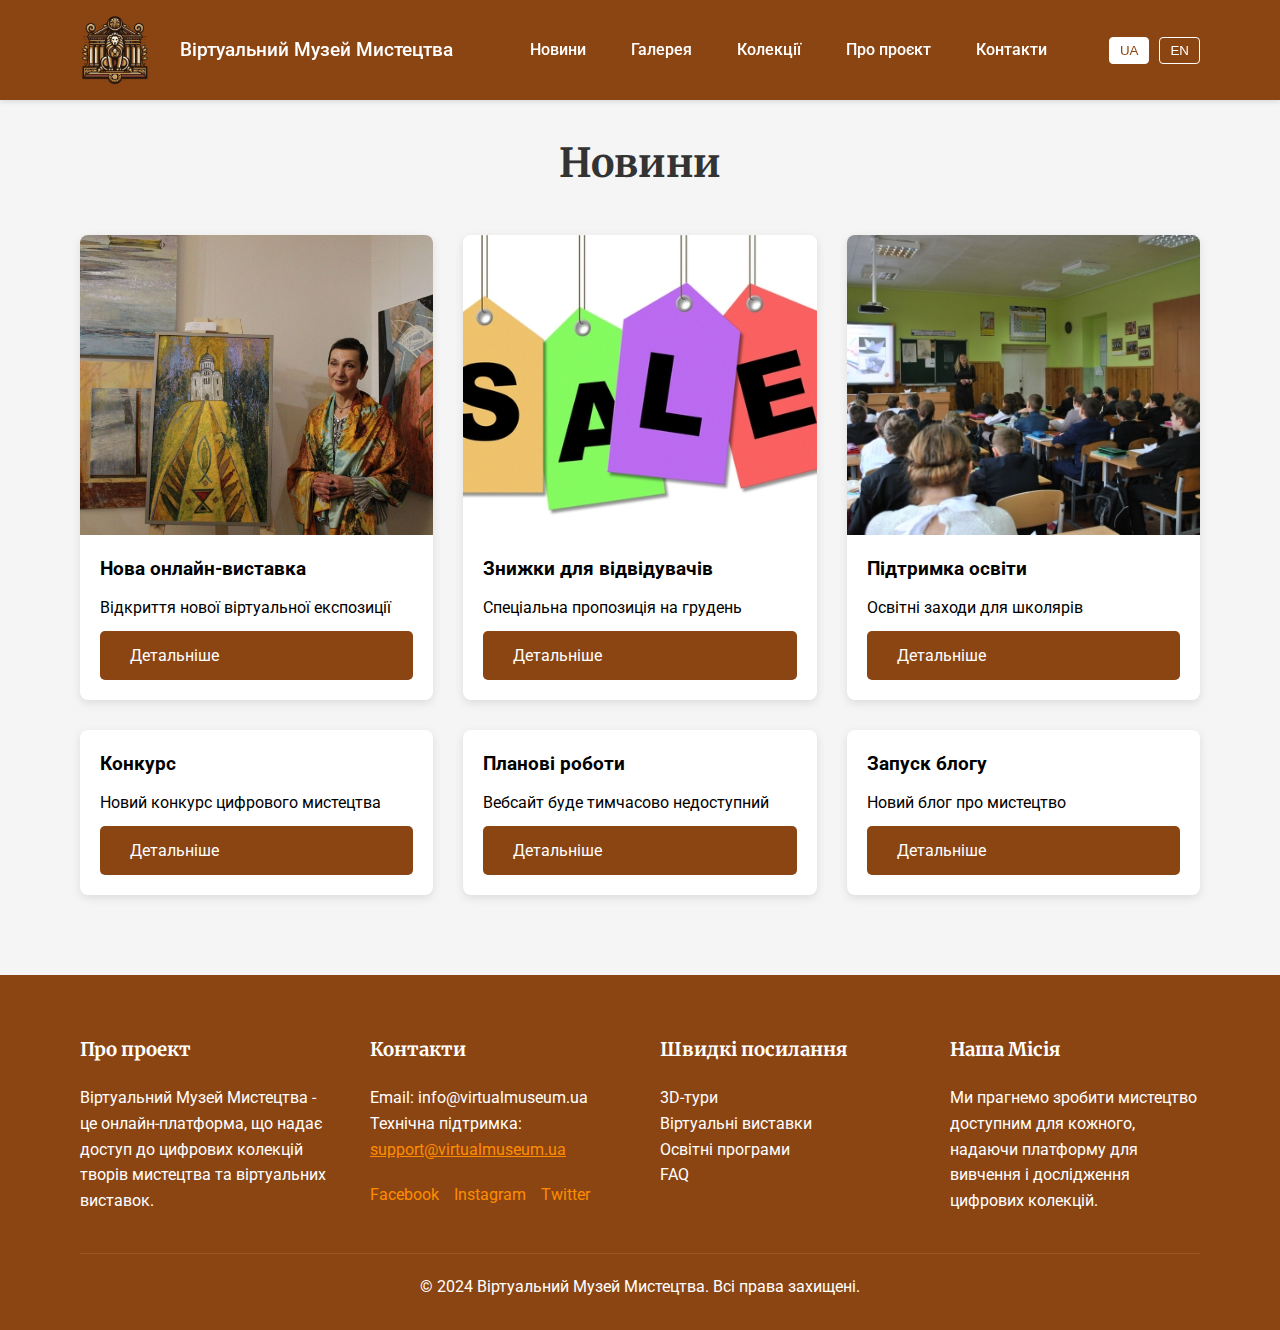
<file: 4news.html>
<!DOCTYPE html>
<html lang="uk">
<head>
    <meta charset="UTF-8">
    <meta name="viewport" content="width=device-width, initial-scale=1.0">
    <title data-uk="Новини - Віртуальний Музей Мистецтва" data-en="News - Virtual Art Museum">Новини - Віртуальний Музей Мистецтва</title>
    <link rel="icon" type="image/png" href="images/logo.png">
    <link href="https://fonts.googleapis.com/css2?family=Roboto:wght@300;400;500;700&family=Merriweather:wght@400;700&display=swap" rel="stylesheet">
    <link rel="stylesheet" href="css/style.css">
</head>
<body>
    <header class="header">
        <div class="header-main">
            <div class="container">
                <nav class="nav-menu">
                    <div class="logo-container"><div class="nav-links">
                        <img src="images/logo.png" alt="Логотип музею" class="logo-image">
                        <a href="index.html" class="logo-text" data-uk="Віртуальний Музей Мистецтва" data-en="Virtual Art Museum">Віртуальний Музей Мистецтва</a>
                    </div></div>
                    <div class="nav-links">
                        <a href="4news.html" data-uk="Новини" data-en="News">Новини</a>
                        <a href="5gallery.html" data-uk="Галерея" data-en="Gallery">Галерея</a>
                        <a href="2exhibitions.html" data-uk="Колекції" data-en="Collections">Колекції</a>
                        <a href="1about.html" data-uk="Про проєкт" data-en="About">Про проєкт</a>
                        <a href="3contacts.html" data-uk="Контакти" data-en="Contacts">Контакти</a>
                    </div>
                    <div class="language-switcher">
                        <button onclick="switchLanguage('uk')" class="active">UA</button>
                        <button onclick="switchLanguage('en')">EN</button>
                    </div>
                </nav>
            </div>
        </div>
    </header>

    <br><br>

    <section class="news-events">
        <div class="container">
            <h2 class="section-title" data-uk="Новини" data-en="News">Новини</h2>
            <div class="exhibitions-grid">
                
                <div class="exhibition-card" 
                     onclick="showDetails(
                         getTranslation('Нова онлайн-виставка', 'New Online Exhibition'), 
                         getTranslation('Відкриття нової віртуальної експозиції, присвяченої імпресіонізму.', 'Launch of a new virtual exposition dedicated to Impressionism.')
                     )">
                    <img src="images/news/1.1.jpg" alt="Новина/News 1">
                    <div class="card-content">
                        <h3 data-uk="Нова онлайн-виставка" data-en="New Online Exhibition">Нова онлайн-виставка</h3>
                        <p data-uk="Відкриття нової віртуальної експозиції" data-en="Launch of a new virtual exposition">Відкриття нової віртуальної експозиції</p>
                        <a href="#" class="btn" data-uk="Детальніше" data-en="Learn More">Детальніше</a>
                    </div>
                </div>


                <div class="exhibition-card" 
                 onclick="showDetails(
                     getTranslation('Знижки для відвідувачів', 'Discounts for visitors'), 
                     getTranslation('Спеціальна пропозиція: знижка 30% на всі квитки протягом грудня.', 'Special offer: 30% discount on all tickets throughout December.')
                 )">
                    <img src="images/news/1.3.jpg" alt="Новина/News 2">
                    <div class="card-content">
                        <h3 data-uk="Знижки для відвідувачів" data-en="Visitor Discounts">Знижки для відвідувачів</h3>
                        <p data-uk="Спеціальна пропозиція на грудень" data-en="Special offer for December">Спеціальна пропозиція на грудень</p>
                        <a href="#" class="btn" data-uk="Детальніше" data-en="Learn More">Детальніше</a>
                    </div>
                </div>

                <div class="exhibition-card" 
                 onclick="showDetails(
                     getTranslation('Підтримка освіти', 'Supporting Education'), 
                     getTranslation('Музей запускає серію освітніх заходів для школярів.', 'The museum is launching a series of educational events for schoolchildren.')
                 )">
                    <img src="images/news/1.2.jpg" alt="Новина/News 3">
                    <div class="card-content">
                        <h3 data-uk="Підтримка освіти" data-en="Education Support">Підтримка освіти</h3>
                        <p data-uk="Освітні заходи для школярів" data-en="Educational events for students">Освітні заходи для школярів</p>
                        <a href="#" class="btn" data-uk="Детальніше" data-en="Learn More">Детальніше</a>
                    </div>
                </div>

                <div class="exhibition-card" 
                 onclick="showDetails(
                     getTranslation('Конкурс', 'Competition'), 
                     getTranslation('Оголошено новий конкурс цифрового мистецтва! Учасників чекають цінні нагороди.', 'A new digital art competition has been announced! Valuable prizes await participants.')
                 )">
                    <div class="card-content">
                        <h3 data-uk="Конкурс" data-en="Contest">Конкурс</h3>
                        <p data-uk="Новий конкурс цифрового мистецтва" data-en="New digital art contest">Новий конкурс цифрового мистецтва</p>
                        <a href="#" class="btn" data-uk="Детальніше" data-en="Learn More">Детальніше</a>
                    </div>
                </div>

                <div class="exhibition-card" 
                 onclick="showDetails(
                     getTranslation('Планові роботи', 'Scheduled Maintenance'), 
                     getTranslation('Вебсайт буде тимчасово недоступний 1 грудня з 00:00 до 04:00 через технічне обслуговування.', 
                          'The website will be temporarily unavailable on December 1 from 00:00 to 04:00 due to maintenance.')
                 )">
                    <div class="card-content">
                        <h3 data-uk="Планові роботи" data-en="Scheduled Maintenance">Планові роботи</h3>
                        <p data-uk="Вебсайт буде тимчасово недоступний" data-en="The website will be temporarily unavailable">Вебсайт буде тимчасово недоступний</p>
                        <a href="#" class="btn" data-uk="Детальніше" data-en="Learn More">Детальніше</a>
                    </div>
                </div>

                <div class="exhibition-card" 
                 onclick="showDetails(
                     getTranslation('Запуск блогу', 'Blog Launch'), 
                     getTranslation('Музей відкриває новий блог для обговорення сучасного мистецтва.', 'The museum opens a new blog to discuss contemporary art.')
                 )">
                    <div class="card-content">
                        <h3 data-uk="Запуск блогу" data-en="Blog Launch">Запуск блогу</h3>
                        <p data-uk="Новий блог про мистецтво" data-en="New art blog">Новий блог про мистецтво</p>
                        <a href="#" class="btn" data-uk="Детальніше" data-en="Learn More">Детальніше</a>
                    </div>
                </div>
            </div>
        </div>
    </section>

    <div class="news-details-overlay" id="newsDetails">
        <div class="news-details-box">
            <button class="close-btn" onclick="closeDetails()">×</button>
            <h3 id="detailsTitle"></h3>
            <p id="detailsDescription"></p>
        </div>
    </div>

    <footer class="footer">
        <div class="container">
            <div class="footer-grid">
                <div class="footer-content">
                    <h3 data-uk="Про проект" data-en="About Project">Про проект</h3>
                    <p data-uk="Віртуальний Музей Мистецтва - це онлайн-платформа, що надає доступ до цифрових колекцій творів мистецтва та віртуальних виставок." data-en="Virtual Art Museum is an online platform that provides access to digital art collections and virtual exhibitions.">Віртуальний Музей Мистецтва - це онлайн-платформа, що надає доступ до цифрових колекцій творів мистецтва та віртуальних виставок.</p>
                </div>
                <div class="footer-content">
                    <h3 data-uk="Контакти" data-en="Contacts">Контакти</h3>
                    <p data-uk="Email: info@virtualmuseum.ua" data-en="Email: info@virtualmuseum.ua">Email: info@virtualmuseum.ua</p>
                    <p data-uk="Технічна підтримка: support@virtualmuseum.ua" data-en="Technical Support: support@virtualmuseum.ua">Технічна підтримка: <a href="https://www.google.com">support@virtualmuseum.ua</a></p>
                    <div class="social-links">
                        <a href="https://www.facebook.com" data-uk="Facebook" data-en="Facebook">Facebook</a>
                        <a href="https://www.instagram.com" data-uk="Instagram" data-en="Instagram">Instagram</a>
                        <a href="https://twitter.com" data-uk="Twitter" data-en="Twitter">Twitter</a>
                    </div>
                </div>
                <div class="footer-content">
                    <h3 data-uk="Швидкі посилання" data-en="Quick Links">Швидкі посилання</h3>
                    <p data-uk="3D-тури" data-en="3D Tours">3D-тури</p>
                    <p data-uk="Віртуальні виставки" data-en="Virtual Exhibitions">Віртуальні виставки</p>
                    <p data-uk="Освітні програми" data-en="Educational Programs">Освітні програми</p>
                    <p data-uk="FAQ" data-en="FAQ">FAQ</p>
                </div>
                <div class="footer-content">
                    <h3 data-uk="Наша Місія" data-en="Our Mission">Наша Місія</h3>
                    <p data-uk="Ми прагнемо зробити мистецтво доступним для кожного, надаючи платформу для вивчення і дослідження цифрових колекцій." data-en="We strive to make art accessible to everyone, providing a platform for exploring and experiencing digital collections.">Ми прагнемо зробити мистецтво доступним для кожного, надаючи платформу для вивчення і дослідження цифрових колекцій.</p>
                </div>
            </div>
            <div class="footer-bottom">
                <p data-uk="© 2024 Віртуальний Музей Мистецтва. Всі права захищені." data-en="© 2024 Virtual Art Museum. All rights reserved.">© 2024 Віртуальний Музей Мистецтва. Всі права захищені.</p>
            </div>
        </div>
    </footer>
    <script src="js/main.js"></script>
</body>
</html>
</file>
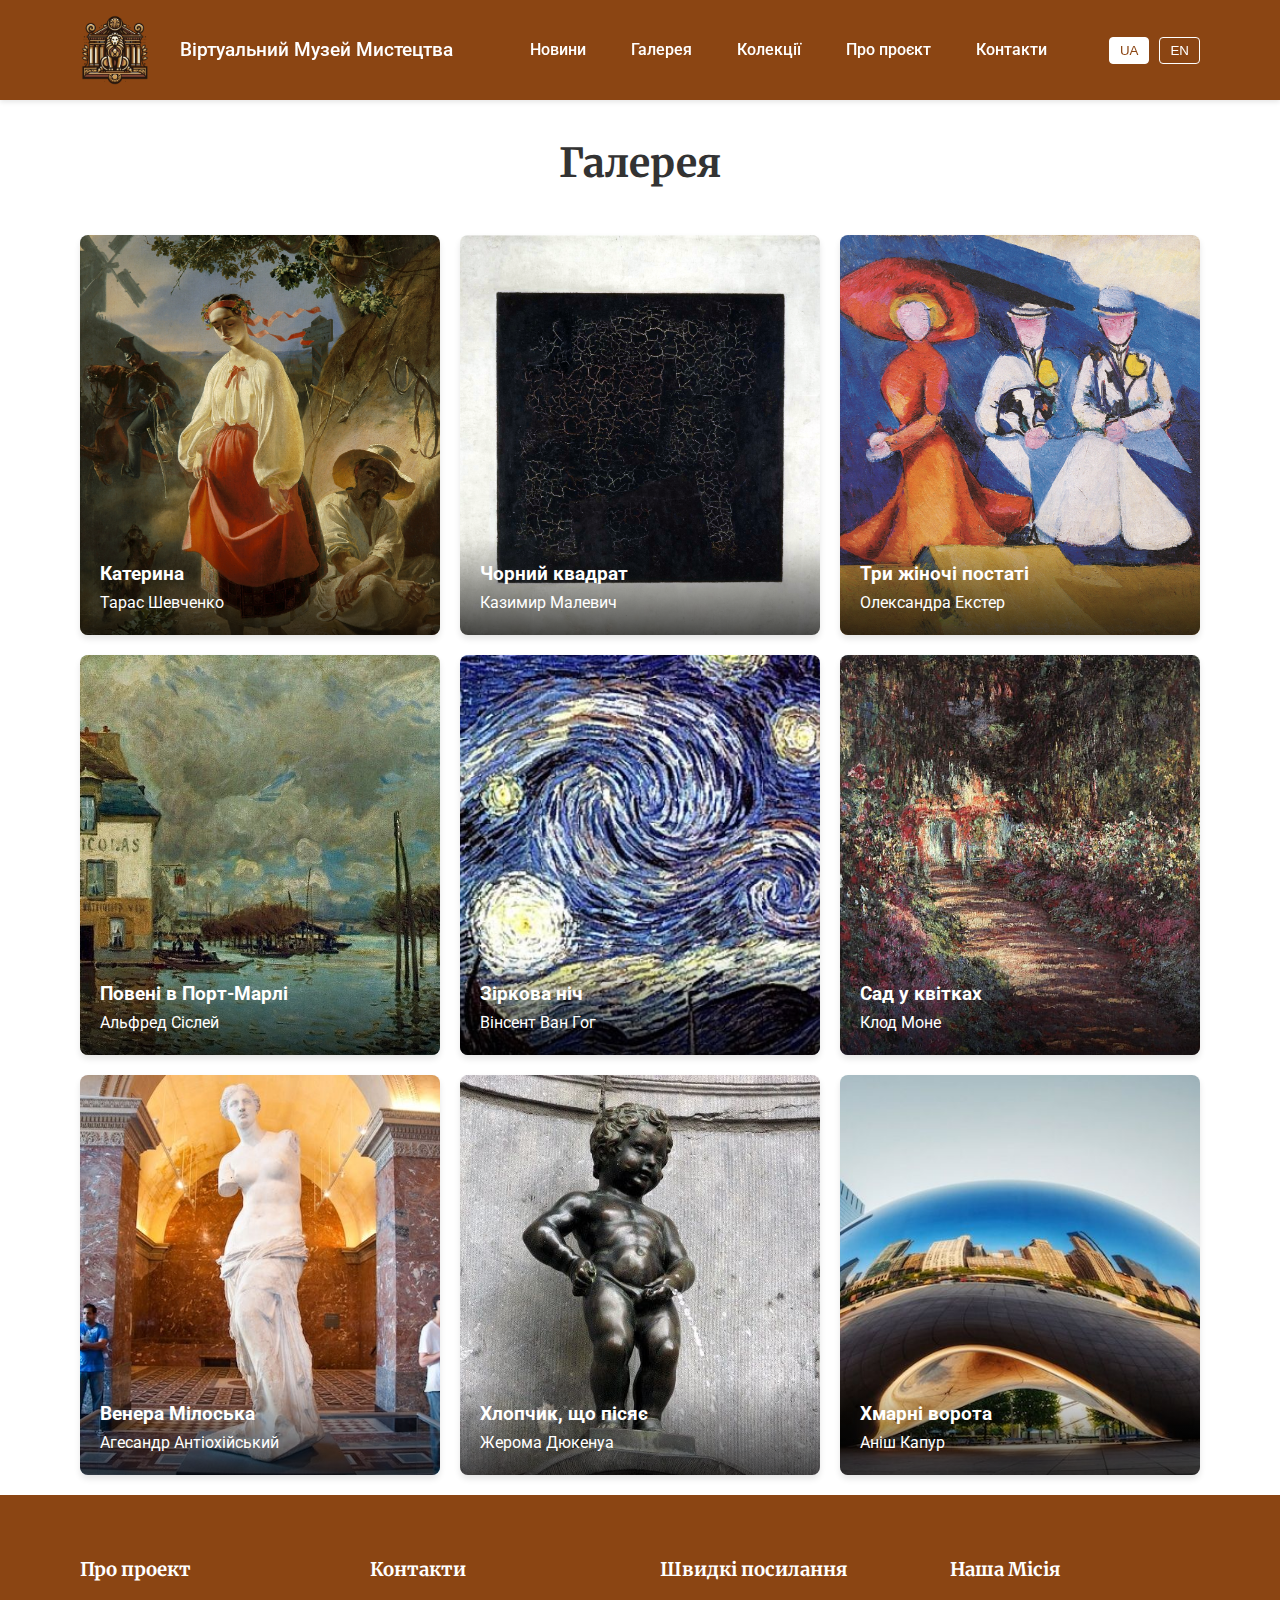
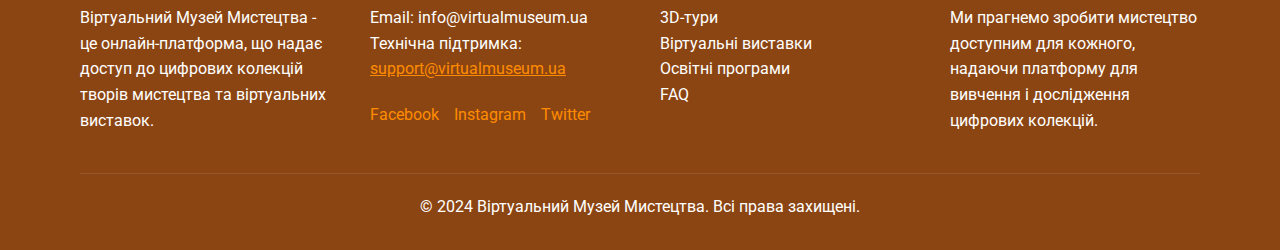
<file: 5gallery.html>
<!DOCTYPE html>
<html lang="uk">
<head>
    <meta charset="UTF-8">
    <meta name="viewport" content="width=device-width, initial-scale=1.0">
    <title data-uk="Галерея - Віртуальний Музей Мистецтва" data-en="Gallery - Virtual Art Museum">Галерея - Віртуальний Музей Мистецтва</title>
    <link rel="icon" type="image/png" href="images/logo.png">
    <link href="https://fonts.googleapis.com/css2?family=Roboto:wght@300;400;500;700&family=Merriweather:wght@400;700&display=swap" rel="stylesheet">
    <link rel="stylesheet" href="css/style.css">
</head>
<body>
    <header class="header">
        <div class="header-main">
            <div class="container">
                <nav class="nav-menu">
                    <div class="logo-container"><div class="nav-links">
                        <img src="images/logo.png" alt="Логотип музею" class="logo-image">
                        <a href="index.html" class="logo-text" data-uk="Віртуальний Музей Мистецтва" data-en="Virtual Art Museum">Віртуальний Музей Мистецтва</a>
                    </div></div>
                    <div class="nav-links">
                        <a href="4news.html" data-uk="Новини" data-en="News">Новини</a>
                        <a href="5gallery.html" data-uk="Галерея" data-en="Gallery">Галерея</a>
                        <a href="2exhibitions.html" data-uk="Колекції" data-en="Collections">Колекції</a>
                        <a href="1about.html" data-uk="Про проєкт" data-en="About">Про проєкт</a>
                        <a href="3contacts.html" data-uk="Контакти" data-en="Contacts">Контакти</a>
                    </div>
                    <div class="language-switcher">
                        <button onclick="switchLanguage('uk')" class="active">UA</button>
                        <button onclick="switchLanguage('en')">EN</button>
                    </div>
                </nav>
            </div>
        </div>
    </header>
    
    <br><br>
    
    <section class="main-slider">
        <div class="container">
            <h2 class="section-title" data-uk="Галерея" data-en="Gallery">Галерея</h2>
            <div class="slider-grid">
                <div class="slider-item">
                    <img src="images/gallery/1.1.jpg" alt="Зображення/Image 1">
                    <div class="slider-caption">
                        <h3 data-uk="Катерина" data-en="Katerina">Катерина</h3>
                        <p data-uk="Тарас Шевченко" data-en="Taras Shevchenko">Тарас Шевченко</p>
                    </div>
                </div>
                <div class="slider-item">
                    <img src="images/gallery/1.4.png" alt="Зображення/Image 2">
                    <div class="slider-caption">
                        <h3 data-uk="Чорний квадрат" data-en="Black square">Чорний квадрат</h3>
                        <p data-uk="Казимир Малевич" data-en="Kazimir Malevich">Казимир Малевич</p>
                    </div>
                </div>
                <div class="slider-item">
                    <img src="images/gallery/1.3.jpg" alt="Зображення/Image 3">
                    <div class="slider-caption">
                        <h3 data-uk="Три жіночі постаті" data-en="Three female figures">Три жіночі постаті</h3>
                        <p data-uk="Олександра Екстер" data-en="Alexandra Exter">Олександра Екстер</p>
                    </div>
                </div>
                <div class="slider-item">
                    <img src="images/gallery/2.1.jpeg" alt="Зображення/Image 4">
                    <div class="slider-caption">
                        <h3 data-uk="Повені в Порт-Марлі" data-en="Floods in Port Marly">Повені в Порт-Марлі</h3>
                        <p data-uk="Альфред Сіслей" data-en="Alfred Sisley">Альфред Сіслей</p>
                    </div>
                </div>
                <div class="slider-item">
                    <img src="images/gallery/2.2.jpg" alt="Зображення/Image 5">
                    <div class="slider-caption">
                        <h3 data-uk="Зіркова ніч" data-en="Starry night">Зіркова ніч</h3>
                        <p data-uk="Вінсент Ван Гог" data-en="Vincent Van Gogh">Вінсент Ван Гог</p>
                    </div>
                </div>
                <div class="slider-item">
                    <img src="images/gallery/2.3.jpg" alt="Зображення/Image 6">
                    <div class="slider-caption">
                        <h3 data-uk="Сад у квітках" data-en="Garden in flowers">Сад у квітках</h3>
                        <p data-uk="Клод Моне" data-en="Claude Monet">Клод Моне</p>
                    </div>
                </div>
                <div class="slider-item">
                    <img src="images/gallery/3.1.jpg" alt="Зображення/Image 7">
                    <div class="slider-caption">
                        <h3 data-uk="Венера Мілоська" data-en="Venus of Milos">Венера Мілоська</h3>
                        <p data-uk="Агесандр Антіохійський" data-en="">Агесандр Антіохійський</p>
                    </div>
                </div>
                <div class="slider-item">
                    <img src="images/gallery/3.2.jpg" alt="Зображення/Image 8">
                    <div class="slider-caption">
                        <h3 data-uk="Хлопчик, що пісяє" data-en="Boy peeing">Хлопчик, що пісяє</h3>
                        <p data-uk="Жерома Дюкенуа" data-en="Jerome Duquesnoy">Жерома Дюкенуа</p>
                    </div>
                </div>
                <div class="slider-item">
                    <img src="images/gallery/3.3.jpg" alt="Зображення/Image 9">
                    <div class="slider-caption">
                        <h3 data-uk="Хмарні ворота" data-en="Cloud Gate">Хмарні ворота</h3>
                        <p data-uk="Аніш Капур" data-en="Anish Kapoor">Аніш Капур</p>
                    </div>
                </div>
            </div>
        </div>
    </section>

    <footer class="footer">
        <div class="container">
            <div class="footer-grid">
                <div class="footer-content">
                    <h3 data-uk="Про проект" data-en="About Project">Про проект</h3>
                    <p data-uk="Віртуальний Музей Мистецтва - це онлайн-платформа, що надає доступ до цифрових колекцій творів мистецтва та віртуальних виставок." data-en="Virtual Art Museum is an online platform that provides access to digital art collections and virtual exhibitions.">Віртуальний Музей Мистецтва - це онлайн-платформа, що надає доступ до цифрових колекцій творів мистецтва та віртуальних виставок.</p>
                </div>
                <div class="footer-content">
                    <h3 data-uk="Контакти" data-en="Contacts">Контакти</h3>
                    <p data-uk="Email: info@virtualmuseum.ua" data-en="Email: info@virtualmuseum.ua">Email: info@virtualmuseum.ua</p>
                    <p data-uk="Технічна підтримка: support@virtualmuseum.ua" data-en="Technical Support: support@virtualmuseum.ua">Технічна підтримка: <a href="https://www.google.com">support@virtualmuseum.ua</a></p>
                    <div class="social-links">
                        <a href="https://www.facebook.com" data-uk="Facebook" data-en="Facebook">Facebook</a>
                        <a href="https://www.instagram.com" data-uk="Instagram" data-en="Instagram">Instagram</a>
                        <a href="https://twitter.com" data-uk="Twitter" data-en="Twitter">Twitter</a>
                    </div>
                </div>
                <div class="footer-content">
                    <h3 data-uk="Швидкі посилання" data-en="Quick Links">Швидкі посилання</h3>
                    <p data-uk="3D-тури" data-en="3D Tours">3D-тури</p>
                    <p data-uk="Віртуальні виставки" data-en="Virtual Exhibitions">Віртуальні виставки</p>
                    <p data-uk="Освітні програми" data-en="Educational Programs">Освітні програми</p>
                    <p data-uk="FAQ" data-en="FAQ">FAQ</p>
                </div>
                <div class="footer-content">
                    <h3 data-uk="Наша Місія" data-en="Our Mission">Наша Місія</h3>
                    <p data-uk="Ми прагнемо зробити мистецтво доступним для кожного, надаючи платформу для вивчення і дослідження цифрових колекцій." data-en="We strive to make art accessible to everyone, providing a platform for exploring and experiencing digital collections.">Ми прагнемо зробити мистецтво доступним для кожного, надаючи платформу для вивчення і дослідження цифрових колекцій.</p>
                </div>
            </div>
            <div class="footer-bottom">
                <p data-uk="© 2024 Віртуальний Музей Мистецтва. Всі права захищені." data-en="© 2024 Virtual Art Museum. All rights reserved.">© 2024 Віртуальний Музей Мистецтва. Всі права захищені.</p>
            </div>
        </div>
    </footer>
    <script src="js/main.js"></script>
</body>
</html>
</file>
<file: css/style.css>
* {
    margin: 0;
    padding: 0;
    box-sizing: border-box;
}

body {
    font-family: 'Roboto', sans-serif;
    line-height: 1.6;
}

.container {
    max-width: 1200px;
    margin: 0 auto;
    padding: 0 20px;
}

.header {
    background-color: #8B4513;
    position: fixed;
    width: 100%;
    top: 0;
    z-index: 1000;
    box-shadow: 0 2px 5px rgba(0,0,0,0.1);
}

.header-main {
    padding: 15px 0;
}

.nav-menu {
    display: flex;
    justify-content: space-between;
    align-items: center;
}

.logo-container {
    display: flex;
    align-items: center;
    gap: 15px;
}

.logo-image {
    width: 70px;
    height: 70px;
    object-fit: contain;
    transition: transform 0.3s ease;
}

.logo-image:hover {
    transform: scale(1.1);
}

.logo-text {
    color: white;
    display: flex;
    align-items: center;
    text-decoration: none;
    font-weight: 700;
    font-size: 1.2em;
    transition: color 0.3s;
}

.logo-text:hover {
    color: #FFE4C4;
}

.nav-links {
    display: flex;
    gap: 15px;
}

.nav-links a {
    color: white;
    text-decoration: none;
    font-weight: 500;
    padding: 10px 15px;
    position: relative;
    transition: color 0.3s;
    overflow: hidden;
}

.nav-links a::before {
    content: '';
    position: absolute;
    bottom: 0;
    left: -100%;
    width: 100%;
    height: 2px;
    background-color: #FFE4C4;
    transition: left 0.3s;
}

.nav-links a:hover {
    color: #FFE4C4;
}

.nav-links a:hover::before {
    left: 0;
}

.language-switcher {
    display: flex;
    gap: 10px;
}

.language-switcher button {
    background: none;
    border: 1px solid white;
    color: white;
    padding: 5px 10px;
    cursor: pointer;
    transition: all 0.3s;
    border-radius: 4px;
}

.language-switcher button:hover {
    background-color: rgba(255,255,255,0.2);
}

.language-switcher button.active {
    background-color: white;
    color: #8B4513;
}

.main-slider {
    margin-top: 80px;
    position: relative;
}

.slider-grid {
    display: grid;
    grid-template-columns: repeat(3, 1fr);
    gap: 20px;
    margin-bottom: 20px;
}

.slider-item {
    position: relative;
    height: 400px;
    overflow: hidden;
    border-radius: 8px;
    box-shadow: 0 4px 6px rgba(0,0,0,0.1);
    transition: transform 0.3s, box-shadow 0.3s;
}

.slider-item:hover {
    transform: scale(1.02);
    box-shadow: 0 6px 12px rgba(0,0,0,0.15);
}

.slider-item img {
    width: 100%;
    height: 100%;
    object-fit: cover;
    transition: transform 0.3s;
}

.slider-item:hover img {
    transform: scale(1.05);
}

.slider-caption {
    position: absolute;
    bottom: 0;
    left: 0;
    right: 0;
    padding: 20px;
    background: linear-gradient(transparent, rgba(0,0,0,0.7));
    color: white;
    transition: background 0.3s;
}

.btn {
    display: inline-block;
    padding: 12px 30px;
    background-color: #8B4513;
    color: white;
    text-decoration: none;
    border-radius: 5px;
    transition: all 0.3s;
    position: relative;
    overflow: hidden;
}

.btn::before {
    content: '';
    position: absolute;
    top: 0;
    left: -100%;
    width: 100%;
    height: 100%;
    background-color: rgba(255,255,255,0.2);
    transition: left 0.3s;
}

.btn:hover::before {
    left: 0;
}

.featured-exhibitions, .news-events, .about{
    padding: 80px 0;
    background-color: #f5f5f5;
}

.section-title {
    text-align: center;
    font-family: 'Merriweather', serif;
    font-size: 2.5em;
    margin-bottom: 40px;
    color: #333;
}

.exhibitions-grid {
    display: grid;
    grid-template-columns: repeat(auto-fit, minmax(300px, 1fr));
    gap: 30px;
    margin-top: 40px;
}

.exhibition-card {
    display: flex;
    flex-direction: column;
    background: white;
    border-radius: 8px;
    overflow: hidden;
    box-shadow: 0 3px 10px rgba(0,0,0,0.1);
    transition: transform 0.3s, box-shadow 0.3s;
    height: auto;
}

.exhibition-card img {
    width: 100%;
    height: 300px;
    object-fit: cover;
    transition: transform 0.3s;
}

.exhibition-card:hover {
    transform: translateY(-10px);
    box-shadow: 0 6px 15px rgba(0,0,0,0.15);
}

.exhibition-card:hover img {
    transform: scale(1.05);
}

.exhibition-card .card-content {
    padding: 20px;
    display: flex;
    flex-direction: column;
    gap: 10px;
}

.exhibition-card.no-image {
    padding: 20px;
    display: block;
}

.footer {
    background-color: #8B4513;
    color: white;
    padding: 60px 0 30px;
}

.footer-grid {
    display: grid;
    grid-template-columns: repeat(auto-fit, minmax(250px, 1fr));
    gap: 40px;
}

.footer-content h3 {
    margin-bottom: 20px;
    font-family: 'Merriweather', serif;
}

.footer-content a {
    color: darkorange;
}

.social-links {
    display: flex;
    gap: 15px;
    margin-top: 20px;
}

.social-links a {
    color: darkorange;
    text-decoration: none;
    transition: color 0.3s;
}

.social-links a:hover {
    color: #FFE4C4;
}

.footer-bottom {
    margin-top: 40px;
    padding-top: 20px;
    border-top: 1px solid rgba(255,255,255,0.1);
    text-align: center;
    align-items: center;
}

textarea#message {
    resize: none;
}

button.btn {
    outline: none;
    border: none;
}

.news-details-overlay {
    position: fixed;
    top: 0;
    left: 0;
    width: 100%;
    height: 100%;
    background-color: rgba(0, 0, 0, 0.5);
    display: none;
    justify-content: center;
    align-items: center;
    z-index: 1000;
}

.news-details-box {
    background-color: rgba(255, 255, 255, 0.9);
    padding: 20px 30px;
    border-radius: 15px;
    width: 80%;
    max-width: 600px;
    text-align: center;
    box-shadow: 0 4px 15px rgba(0, 0, 0, 0.2);
    position: relative;
}

.news-details-box h3 {
    font-size: 1.8em;
    margin-bottom: 15px;
}

.news-details-box p {
    font-size: 1.1em;
    margin-bottom: 20px;
}

.close-btn {
    position: absolute;
    top: 10px;
    right: 10px;
    background-color: #8B4513;
    color: white;
    border: none;
    border-radius: 50%;
    width: 30px;
    height: 30px;
    font-size: 1.2em;
    cursor: pointer;
}

.close-btn:hover {
    background-color: #5E3210;
}

.about {
    padding: 80px 0;
    background-color: #f9f9f9;
}

.section-title {
    text-align: center;
    font-family: 'Merriweather', serif;
    font-size: 2.5em;
    margin-bottom: 40px;
    color: #333;
}

.about-grid {
    display: grid;
    grid-template-columns: repeat(4, 1fr);
    gap: 20px;
    max-width: 1200px;
    margin: 0 auto;
}

.about-card {
    background: #fff;
    border-radius: 8px;
    box-shadow: 0 3px 10px rgba(0, 0, 0, 0.1);
    padding: 20px;
    transition: transform 0.3s, box-shadow 0.3s;
}

.about-card h3 {
    font-size: 1.5em;
    margin-bottom: 15px;
}

.about-card p,
.about-card ul {
    font-size: 1em;
    line-height: 1.6;
    margin: 0;
}

.about-card ul {
    padding-left: 20px;
}

.about-card li {
    margin-bottom: 10px;
}

.about-card:hover {
    transform: translateY(-10px);
    box-shadow: 0 6px 15px rgba(0, 0, 0, 0.2);
}

@media (min-width: 1200px) {
    .container {
        margin: 0 auto;
        padding: 0 40px;
    }

    .nav-menu {
        justify-content: space-between;
    }

    .slider-grid {
        grid-template-columns: repeat(3, 1fr);
    }

    .footer-grid {
        grid-template-columns: repeat(4, 1fr);
    }
}

@media (max-width: 1199px) and (min-width: 768px) {
    .nav-menu {
        flex-direction: column;
        align-items: flex-start;
    }

    .slider-grid {
        grid-template-columns: repeat(2, 1fr);
    }

    .footer-grid {
        grid-template-columns: repeat(2, 1fr);
    }

    .container {
        padding: 0 30px;
    }
    
    .section-title {
        margin-top: 80px;
    }
    
    
}

@media (max-width: 767px) {
    .logo-text {
        font-size: 1em;
    }

    .nav-menu {
        flex-direction: row;
        align-items: flex-start;
        padding: 10px 0;
    }

    .nav-links {
        flex-direction: column;
        gap: 10px;
    }

    .nav-links a {
        padding: 8px 15px;
        font-size: 1em;
    }

    .language-switcher {
        flex-direction: column;
        gap: 8px;
    }

    .slider-grid {
        grid-template-columns: 1fr;
    }

    .footer-grid {
        grid-template-columns: 1fr;
    }

    .footer {
        padding: 40px 0;
    }

    .footer-content h3 {
        font-size: 1.5em;
    }

    .social-links {
        gap: 10px;
    }

    .footer-bottom {
        margin-top: 40px;
        border-top: 1px solid rgba(255,255,255,0.1);
        text-align: center;
        padding-top: 15px;
    }

    .news-details-box {
        width: 90%;
        max-width: 500px;
    }
    
    .section-title {
        margin-top: 200px;
    }
}
</file>
